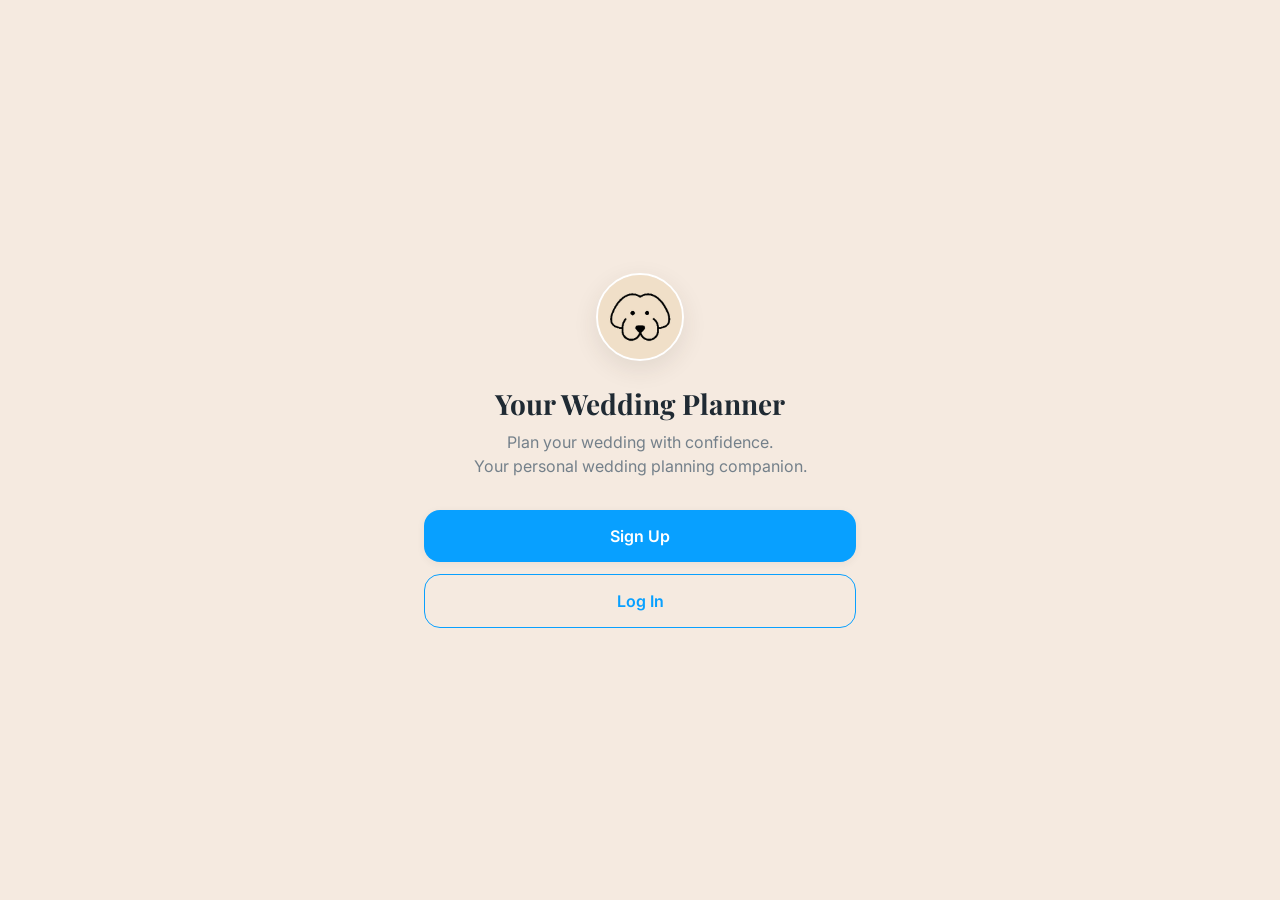
<file: index.html>
<!DOCTYPE html>
<html lang="en">
<head>
  <meta charset="UTF-8" />
  <meta name="viewport" content="width=device-width, initial-scale=1, viewport-fit=cover" />
  <title>Your Wedding Planner</title>
  <meta name="description" content="Plan your wedding with confidence — your personal AI wedding planning companion." />

  <!-- PWA -->
  <link rel="manifest" href="manifest.json" />
  <meta name="theme-color" content="#08A0FF" />
  <link rel="apple-touch-icon" href="icons/icon-192.png" />
  <meta name="apple-mobile-web-app-capable" content="yes" />
  <meta name="apple-mobile-web-app-status-bar-style" content="default" />
  <meta name="apple-mobile-web-app-title" content="Wedding Planner" />

  <link rel="preconnect" href="https://fonts.googleapis.com">
  <link href="https://fonts.googleapis.com/css2?family=Playfair+Display:wght@700&family=Inter:wght@400;500;600;700&display=swap" rel="stylesheet">
  <link rel="stylesheet" href="css/styles.css" />
</head>
<body>
  <div class="app-shell">
    <div class="screen screen-center">
      <div class="logo-mark"><img src="icons/dog-mascot-cream.png" alt="Rag, your wedding planning mascot" /></div>

      <h1 style="margin-top: 24px; font-size: 28px;">Your Wedding Planner</h1>
      <p class="tagline">Plan your wedding with confidence.<br />Your personal wedding planning companion.</p>

      <div class="stack">
        <button class="btn btn-primary" onclick="location.href='signup.html'">Sign Up</button>
        <button class="btn btn-secondary" onclick="location.href='login.html'">Log In</button>
      </div>
    </div>
  </div>

  <script src="js/app.js"></script>
  <script>
    // If a session already exists on this device, skip the splash and
    // resume wherever they left off rather than making them choose again.
    const state = WeddingApp.getState();
    if (state.account) {
      if (!state.account.names) {
        window.location.href = 'welcome.html';
      } else if (!state.onboarding.complete) {
        window.location.href = (state.onboarding.step > 0 || Object.keys(state.onboarding.answers).length) ? 'onboarding.html' : 'welcome.html';
      } else {
        window.location.href = 'dashboard.html';
      }
    }
  </script>
</body>
</html>
</file>
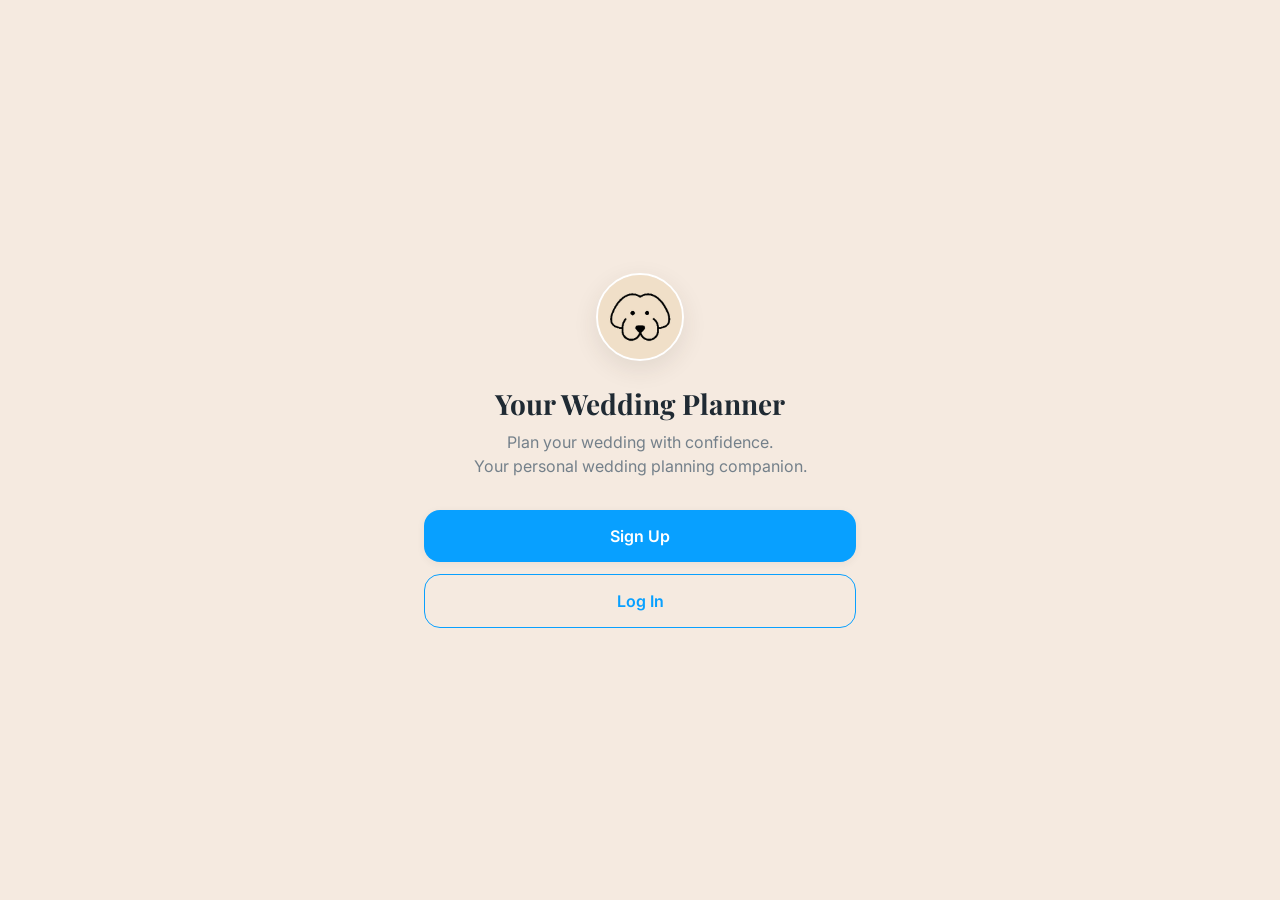
<file: budget.html>
<!DOCTYPE html>
<html lang="en">
<head>
  <meta charset="UTF-8" />
  <meta name="viewport" content="width=device-width, initial-scale=1, viewport-fit=cover" />
  <title>Budget · Your Wedding Planner</title>
  <link rel="manifest" href="manifest.json" />
  <meta name="theme-color" content="#08A0FF" />
  <link href="https://fonts.googleapis.com/css2?family=Playfair+Display:wght@700&family=Inter:wght@400;500;600;700&display=swap" rel="stylesheet">
  <link rel="stylesheet" href="css/styles.css" />
</head>
<body>
  <div class="app-shell">
    <div class="topbar">
      <div class="topbar-title">Budget</div>
      <div style="width:36px;"></div>
    </div>

    <div class="scroll-content">
      <div class="card" style="text-align:center;">
        <div class="card-title">Total Spent</div>
        <div style="font-family: var(--font-heading); font-size: 32px;" id="totalLine">£0 / £0</div>
        <div class="progress-track" style="margin-top:12px;"><div class="progress-fill" id="budgetFill"></div></div>
        <div style="font-size:13px; color:var(--color-text-muted); margin-top:6px;" id="remainingLine"></div>
      </div>

      <div class="card">
        <div class="card-title">Adjust Total Budget</div>
        <div class="field" style="margin-bottom:8px;">
          <input type="number" id="budgetInput" style="width:100%; padding:14px; border-radius:12px; border:1.5px solid var(--color-border); font-size:16px;" />
        </div>
        <button class="btn btn-secondary" onclick="updateBudget()">Save</button>
      </div>

      <div class="card">
        <div class="card-title">Spending Breakdown</div>
        <div id="breakdownList"></div>
      </div>
    </div>
  </div>

  <script src="js/app.js"></script>
  <script>
    WeddingApp.requireAccount();
    WeddingApp.requireOnboarding();
    let state = WeddingApp.getState();

    function render() {
      state = WeddingApp.getState();
      document.getElementById('totalLine').textContent = `${WeddingApp.formatCurrency(state.budget.spent)} / ${WeddingApp.formatCurrency(state.budget.total)}`;
      const pctSpent = state.budget.total > 0 ? Math.min(100, Math.round((state.budget.spent / state.budget.total) * 100)) : 0;
      document.getElementById('budgetFill').style.width = pctSpent + '%';
      document.getElementById('remainingLine').textContent = state.budget.total > 0
        ? `${WeddingApp.formatCurrency(state.budget.total - state.budget.spent)} remaining`
        : 'Set a total budget below to get started';
      document.getElementById('budgetInput').value = state.budget.total;

      const breakdown = [
        { label: 'Venue', pct: 0.4 },
        { label: 'Catering', pct: 0.25 },
        { label: 'Photography', pct: 0.15 },
        { label: 'Flowers & Décor', pct: 0.1 },
        { label: 'Other', pct: 0.1 }
      ];
      const list = document.getElementById('breakdownList');
      list.innerHTML = '';
      breakdown.forEach(b => {
        const row = document.createElement('div');
        row.style.cssText = 'display:flex; justify-content:space-between; padding:8px 0; font-size:14px; border-bottom:1px solid var(--color-border);';
        row.innerHTML = `<span>${b.label}</span><span style="font-weight:600;">${WeddingApp.formatCurrency(Math.round(state.budget.spent * b.pct))}</span>`;
        list.appendChild(row);
      });
    }

    function updateBudget() {
      const val = Number(document.getElementById('budgetInput').value);
      if (!val || val <= 0) return;
      WeddingApp.updateState((s) => { s.budget.total = val; return s; });
      render();
    }

    render();
    WeddingApp.renderBottomNav('budget');
  </script>
</body>
</html>
</file>
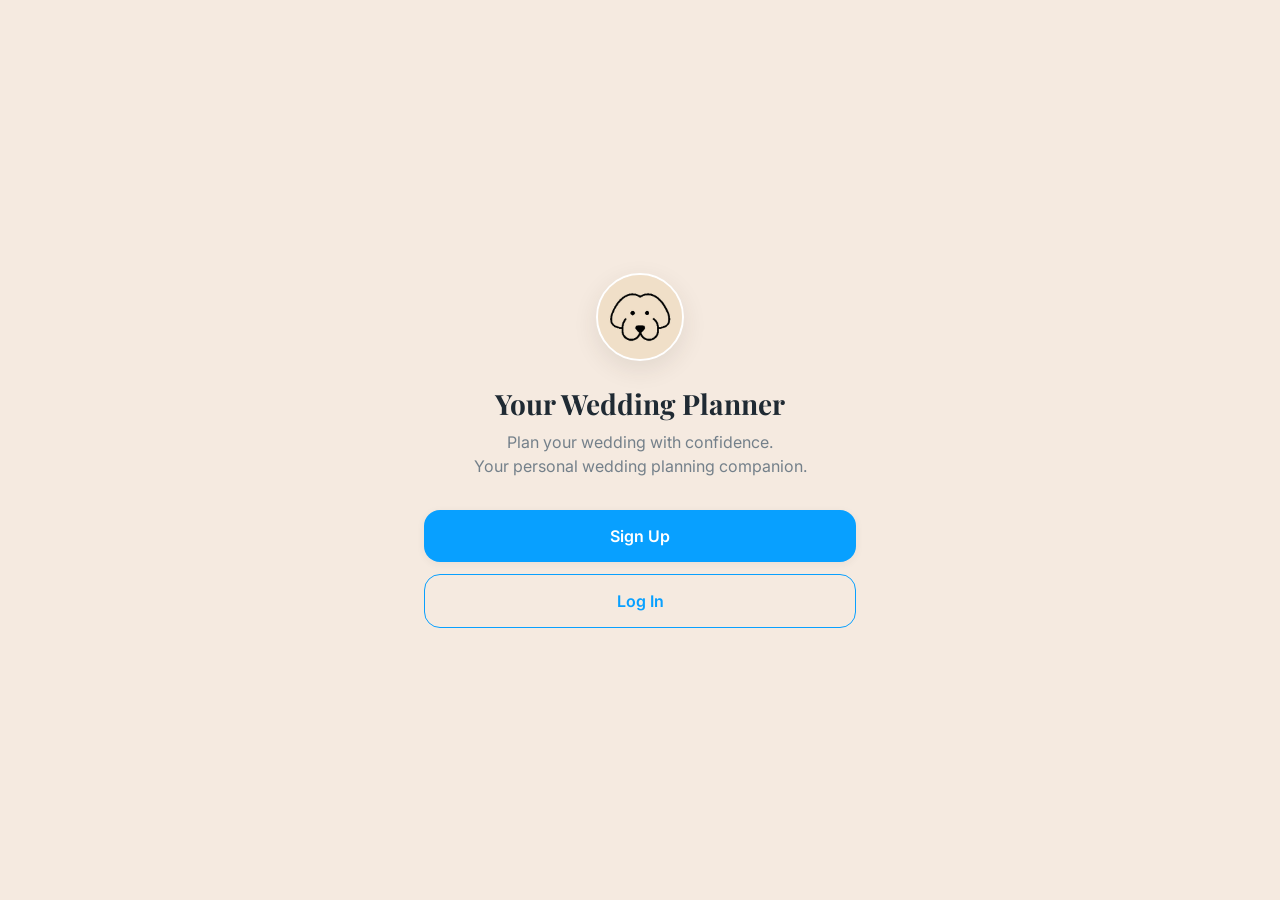
<file: dashboard.html>
<!DOCTYPE html>
<html lang="en">
<head>
  <meta charset="UTF-8" />
  <meta name="viewport" content="width=device-width, initial-scale=1, viewport-fit=cover" />
  <title>Dashboard · Your Wedding Planner</title>
  <link rel="manifest" href="manifest.json" />
  <meta name="theme-color" content="#08A0FF" />
  <link href="https://fonts.googleapis.com/css2?family=Playfair+Display:wght@700&family=Inter:wght@400;500;600;700&display=swap" rel="stylesheet">
  <link rel="stylesheet" href="css/styles.css" />
</head>
<body>
  <div class="app-shell">
    <div class="topbar">
      <div>
        <div class="topbar-title" id="coupleNames">Your Wedding</div>
      </div>
      <button class="back-btn" onclick="location.href='settings.html'">⚙️</button>
    </div>

    <div class="scroll-content">
      <div class="card" style="text-align:center; background: linear-gradient(135deg, var(--color-primary), var(--color-accent)); color: white;">
        <div style="font-size: 13px; opacity:0.9; font-weight:600; text-transform:uppercase; letter-spacing:0.05em;">Countdown</div>
        <div id="countdownDays" style="font-family: var(--font-heading); font-size: 40px; margin: 6px 0;">— Days To Go</div>
        <div class="progress-track" style="background: rgba(255,255,255,0.35);">
          <div class="progress-fill" id="planProgressFill" style="background: white;"></div>
        </div>
        <div style="font-size:13px; margin-top:6px; opacity:0.9;">Planning Progress: <span id="planProgressPct">0%</span></div>
      </div>

      <div class="card">
        <div class="card-title">Today's Tasks</div>
        <div id="taskList"></div>
        <button class="btn btn-ghost" style="padding:8px 0; justify-content:flex-start;" onclick="location.href='tasks.html'">See all tasks →</button>
      </div>

      <div class="card">
        <div class="card-title">Budget</div>
        <div style="font-size: 20px; font-weight: 700;" id="budgetLine">£0 / £0</div>
        <div class="progress-track" style="margin-top:10px;"><div class="progress-fill" id="budgetFill"></div></div>
      </div>

      <div class="card">
        <div class="card-title">Guests</div>
        <div style="display:flex; justify-content:space-between;">
          <div><div style="font-size:22px; font-weight:700;" id="guestsDay">0</div><div style="font-size:13px; color:var(--color-text-muted);">Day</div></div>
          <div><div style="font-size:22px; font-weight:700;" id="guestsEvening">0</div><div style="font-size:13px; color:var(--color-text-muted);">Evening</div></div>
        </div>
      </div>

      <div class="card" id="aiCard">
        <div style="display:flex; align-items:center; gap:10px; margin-bottom:12px;">
          <div class="mascot-avatar"><img src="icons/dog-mascot-cream.png" alt="Your wedding planning assistant" /></div>
          <div class="card-title" style="margin-bottom:0;">Ask Your Wedding Planner</div>
        </div>
        <div id="aiSuggestion" style="font-size:14px; line-height:1.5; color:var(--color-text); margin-bottom:12px;"></div>
        <input type="text" placeholder="Ask me anything about your wedding…" style="width:100%; padding:14px 16px; border-radius:12px; border:1.5px solid var(--color-border); font-size:15px;" onclick="alert('AI chat is next up in the build — this input will connect to your planning assistant.')" readonly />
      </div>
    </div>
  </div>

  <script src="js/app.js"></script>
  <script>
    WeddingApp.requireAccount();
    WeddingApp.requireOnboarding();
    const state = WeddingApp.getState();

    document.getElementById('coupleNames').textContent = (state.account && state.account.names) || 'Your Wedding';

    const days = WeddingApp.daysUntil(state.weddingDate);
    document.getElementById('countdownDays').textContent = days !== null ? days + ' Days To Go' : 'Date TBC — no rush!';

    const doneCount = state.tasks.filter(t => t.done).length;
    const pct = state.tasks.length ? Math.round((doneCount / state.tasks.length) * 100) : 0;
    document.getElementById('planProgressFill').style.width = pct + '%';
    document.getElementById('planProgressPct').textContent = pct + '%';

    const taskList = document.getElementById('taskList');
    if (!state.tasks.length) {
      const empty = document.createElement('div');
      empty.className = 'tagline';
      empty.style.cssText = 'padding: 4px 0;';
      empty.textContent = 'No tasks yet — add your first one.';
      taskList.appendChild(empty);
    } else {
      state.tasks.slice(0, 4).forEach(t => {
        const row = document.createElement('div');
        row.style.cssText = 'display:flex; align-items:center; gap:10px; padding:8px 0; font-size:14px;';
        row.innerHTML = `<span style="font-size:16px;">${t.done ? '✅' : '⬜'}</span><span style="${t.done ? 'text-decoration:line-through; color:var(--color-text-muted);' : ''}">${t.label}</span>`;
        taskList.appendChild(row);
      });
    }

    document.getElementById('budgetLine').textContent = `${WeddingApp.formatCurrency(state.budget.spent)} / ${WeddingApp.formatCurrency(state.budget.total)}`;
    const budgetPct = state.budget.total > 0 ? Math.min(100, Math.round((state.budget.spent / state.budget.total) * 100)) : 0;
    document.getElementById('budgetFill').style.width = budgetPct + '%';

    document.getElementById('guestsDay').textContent = state.guests.day || 0;
    document.getElementById('guestsEvening').textContent = state.guests.evening || 0;

    // Simple rule-based "AI" suggestion for the prototype — swap for real model output later
    function buildSuggestion() {
      const spentPct = state.budget.total > 0 ? state.budget.spent / state.budget.total : 0;
      const bookedSuppliers = state.suppliers.filter(s => s.status === 'Booked').length;
      if (days !== null && days < 200 && spentPct > 0.4 && pct < 0.5) {
        return `You've spent ${Math.round(spentPct*100)}% of your budget but only completed ${pct}% of your planning — want to review your spending?`;
      }
      if (bookedSuppliers > 0) {
        return `Your venue is booked — shall we start shortlisting photographers who regularly work there?`;
      }
      if (!state.suppliers.length && !state.tasks.length) {
        return `Fresh start! A good first step is adding your venue to Suppliers, or jotting down your first task.`;
      }
      return `With ${days !== null ? days : 'your date TBC'}, a great next step is confirming your guest list so invitations can go out on time.`;
    }
    document.getElementById('aiSuggestion').textContent = buildSuggestion();

    WeddingApp.renderBottomNav('dashboard');
  </script>
</body>
</html>
</file>
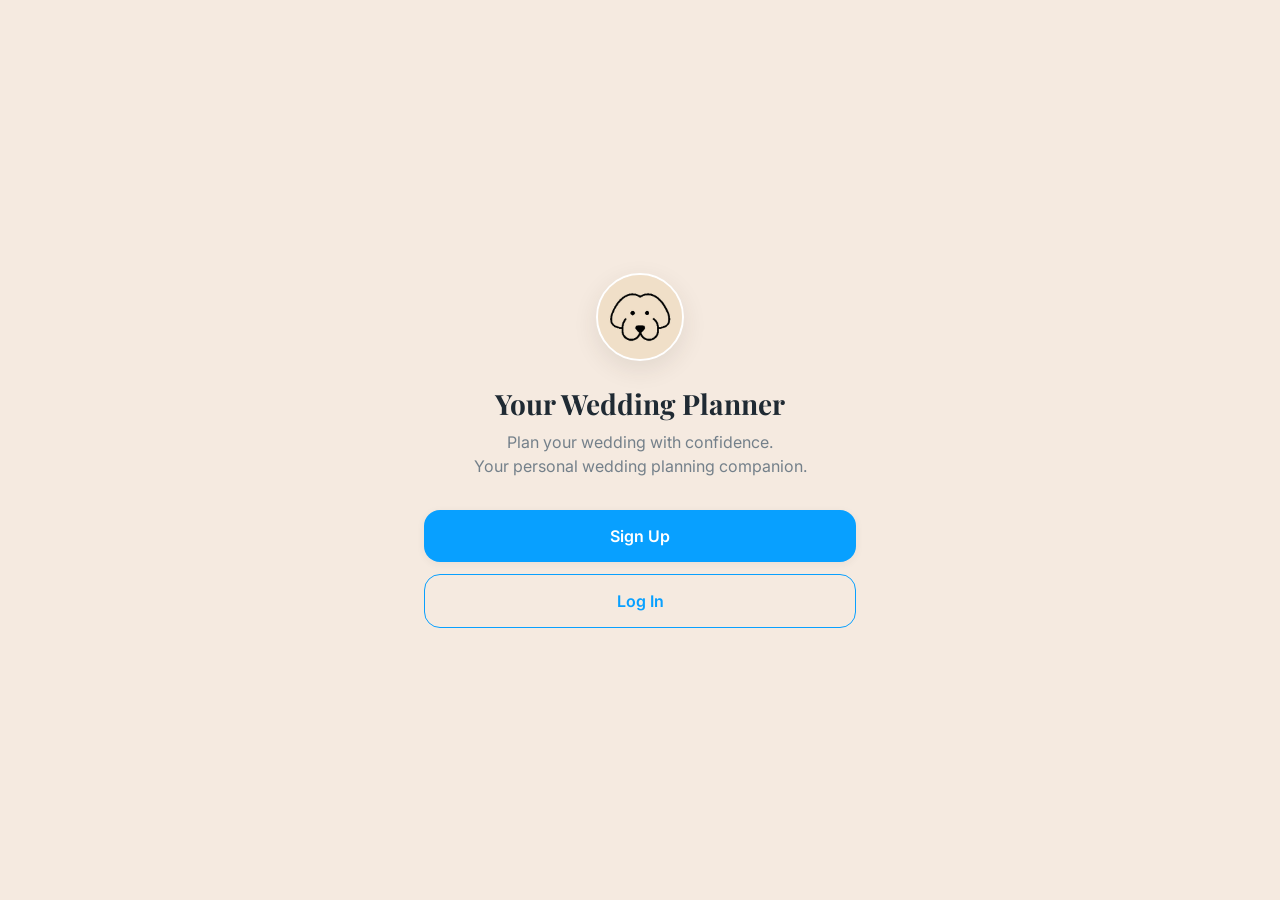
<file: documents.html>
<!DOCTYPE html>
<html lang="en">
<head>
  <meta charset="UTF-8" />
  <meta name="viewport" content="width=device-width, initial-scale=1, viewport-fit=cover" />
  <title>Documents · Your Wedding Planner</title>
  <link rel="manifest" href="manifest.json" />
  <meta name="theme-color" content="#08A0FF" />
  <link href="https://fonts.googleapis.com/css2?family=Playfair+Display:wght@700&family=Inter:wght@400;500;600;700&display=swap" rel="stylesheet">
  <link rel="stylesheet" href="css/styles.css" />
</head>
<body>
  <div class="app-shell">
    <div class="topbar">
      <div class="topbar-title">Documents</div>
      <button class="back-btn" onclick="openAddDoc()">+</button>
    </div>

    <div class="scroll-content">
      <p class="tagline" style="text-align:left; margin-bottom:20px;">Keep quotes, contracts and inspiration all in one place.</p>

      <div class="card" id="addDocCard" style="display:none;">
        <div class="card-title">Add Document</div>
        <div class="field">
          <label for="docName">Name</label>
          <input type="text" id="docName" placeholder="e.g. Oakwood Manor Quote" />
        </div>
        <div class="field" style="margin-bottom:16px;">
          <label for="docType">Type</label>
          <select id="docType" style="width:100%; padding:14px 16px; border-radius:10px; border:1.5px solid var(--color-border); font-size:16px;">
            <option value="Quote">Quote</option>
            <option value="Contract">Contract</option>
            <option value="Inspiration">Inspiration</option>
            <option value="Invoice">Invoice</option>
            <option value="Other">Other</option>
          </select>
        </div>
        <button class="btn btn-primary" onclick="addDoc()">Add to List</button>
      </div>

      <div class="card" id="emptyState" style="text-align:center; padding: 40px 20px;">
        <div style="font-size:36px;">📁</div>
        <div style="font-weight:700; margin-top:12px;">No documents yet</div>
        <div class="tagline" style="margin-top:4px;">Tap + to add your first quote, contract or inspiration file.</div>
      </div>

      <div id="docList"></div>
    </div>
  </div>

  <script src="js/app.js"></script>
  <script>
    WeddingApp.requireAccount();
    WeddingApp.requireOnboarding();

    function uid() { return 'doc' + Math.random().toString(36).slice(2, 9); }

    const TYPE_ICON = {
      Quote: '📄',
      Contract: '📝',
      Inspiration: '🖼️',
      Invoice: '🧾',
      Other: '📎'
    };

    function openAddDoc() {
      document.getElementById('addDocCard').style.display = 'block';
    }

    function addDoc() {
      const name = document.getElementById('docName').value.trim();
      const type = document.getElementById('docType').value;
      if (!name) return;
      WeddingApp.updateState((s) => {
        s.documents.push({ id: uid(), icon: TYPE_ICON[type] || '📎', name, type });
        return s;
      });
      document.getElementById('docName').value = '';
      document.getElementById('addDocCard').style.display = 'none';
      render();
    }

    function deleteDoc(id) {
      WeddingApp.updateState((s) => {
        s.documents = s.documents.filter(d => d.id !== id);
        return s;
      });
      render();
    }

    function render() {
      const state = WeddingApp.getState();
      const list = document.getElementById('docList');
      list.innerHTML = '';
      document.getElementById('emptyState').style.display = state.documents.length ? 'none' : 'block';

      state.documents.forEach((d) => {
        const row = document.createElement('div');
        row.className = 'card';
        row.style.cssText = 'display:flex; align-items:center; gap:12px;';
        row.innerHTML = `
          <span style="font-size:22px;">${d.icon}</span>
          <div style="flex:1;">
            <div style="font-weight:700;">${d.name}</div>
            <div style="font-size:12px; color:var(--color-text-muted);">${d.type}</div>
          </div>
          <button style="background:none; border:none; color:var(--color-text-muted); font-size:15px; cursor:pointer;">🗑</button>
        `;
        row.querySelector('button').onclick = () => deleteDoc(d.id);
        list.appendChild(row);
      });
    }

    render();
    WeddingApp.renderBottomNav('documents');
  </script>
</body>
</html>
</file>
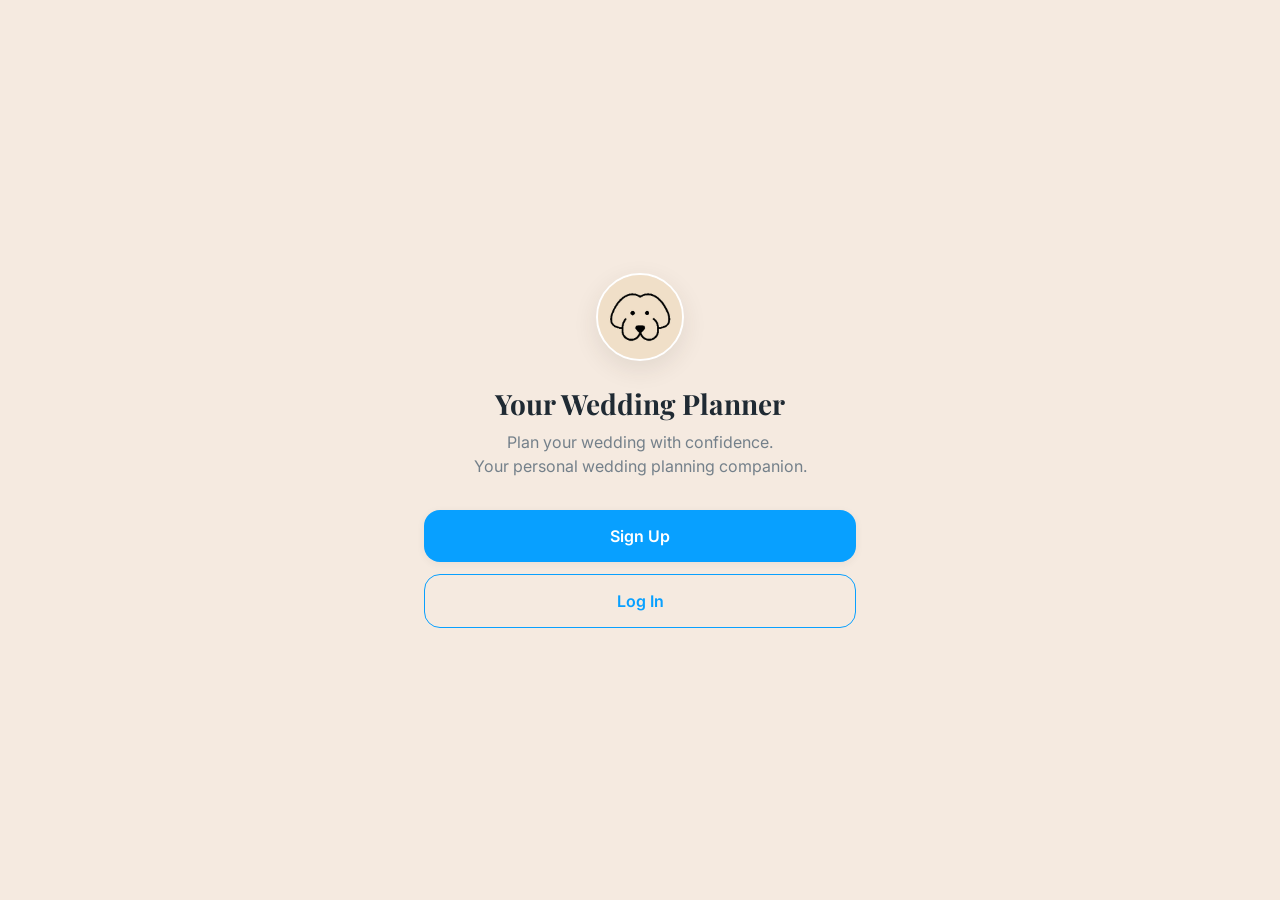
<file: getstarted.html>
<!DOCTYPE html>
<html lang="en">
<head>
  <meta charset="UTF-8" />
  <meta name="viewport" content="width=device-width, initial-scale=1, viewport-fit=cover" />
  <title>You're All Set · Your Wedding Planner</title>
  <link rel="manifest" href="manifest.json" />
  <meta name="theme-color" content="#08A0FF" />
  <link href="https://fonts.googleapis.com/css2?family=Playfair+Display:wght@700&family=Inter:wght@400;500;600;700&display=swap" rel="stylesheet">
  <link rel="stylesheet" href="css/styles.css" />
  <style>
    .module-grid {
      display: grid;
      grid-template-columns: 1fr 1fr;
      gap: 12px;
      margin-top: 16px;
    }
    .module-card {
      position: relative;
      background: var(--color-surface);
      border-radius: var(--radius-md);
      padding: 16px 14px;
      box-shadow: var(--shadow-sm);
      text-align: left;
      cursor: pointer;
      transition: transform 0.15s ease;
    }
    .module-card:active { transform: scale(0.97); }
    .module-card.disabled { opacity: 0.55; cursor: default; }
    .module-icon { font-size: 22px; }
    .module-name { font-weight: 700; font-size: 14px; margin-top: 8px; }
    .module-badge {
      position: absolute; top: 10px; right: 10px;
      font-size: 10px; font-weight: 700; text-transform: uppercase;
      background: var(--color-border); color: var(--color-text-muted);
      padding: 3px 7px; border-radius: 999px;
    }
  </style>
</head>
<body>
  <div class="app-shell">
    <div class="scroll-content" style="padding-top: 32px;">
      <div style="text-align:center;">
        <div class="logo-mark" style="width:84px; height:84px;"><img src="icons/dog-mascot-cream.png" alt="Your Wedding Planner mascot" /></div>
        <h1 style="font-size: 26px; margin-top: 16px;" id="excitedTitle">Woohoo!</h1>
        <p class="tagline">We're so excited to start planning with you.</p>
      </div>

      <div class="card" style="margin-top:24px;">
        <div class="card-title">How this works</div>
        <p style="font-size:14px; line-height:1.6;">Your <strong>dashboard</strong> keeps everything in one place — countdown, budget, guests and tasks. Dive into any <strong>module</strong> below whenever you're ready for more detail, and we'll chip in with reminders and ideas as your big day gets closer.</p>
      </div>

      <div class="card" style="text-align:center;" id="countdownCard">
        <div class="card-title">Your Countdown</div>
        <div style="font-family: var(--font-heading); font-size: 32px;" id="daysToGo">—</div>
      </div>

      <div class="card">
        <div class="card-title">Stay In The Loop</div>
        <p style="font-size:13px; color:var(--color-text-muted); margin-bottom:12px;">Turn on notifications so we can nudge you with reminders and timely suggestions.</p>
        <button class="btn btn-secondary" id="notifBtn" onclick="enableNotifications()">Enable Notifications</button>
      </div>

      <div class="card-title" style="margin-top: 8px;">Your Modules</div>
      <div class="module-grid" id="moduleGrid"></div>

      <button class="btn btn-primary" style="margin-top: 28px;" onclick="location.href='dashboard.html'">Take Me To My Dashboard</button>
    </div>
  </div>

  <script src="js/app.js"></script>
  <script>
    WeddingApp.requireAccount();
    WeddingApp.requireOnboarding();
    const state = WeddingApp.getState();

    const names = (state.account && state.account.names) || 'there';
    document.getElementById('excitedTitle').textContent = `Woohoo, ${names}!`;

    const days = WeddingApp.daysUntil(state.weddingDate);
    document.getElementById('daysToGo').textContent = days !== null ? `${days} days to go` : "Date TBC — no rush!";

    const modules = [
      { icon: '💰', name: 'Budget', page: 'budget.html', live: true },
      { icon: '👥', name: 'Guest List', page: 'guests.html', live: true },
      { icon: '🏛️', name: 'Suppliers & Venue', page: 'suppliers.html', live: true },
      { icon: '📁', name: 'Documents', page: 'documents.html', live: true },
      { icon: '✅', name: 'Tasks', page: 'tasks.html', live: true },
      { icon: '🍽️', name: 'Dining', page: null, live: false },
      { icon: '🎶', name: 'Entertainment', page: null, live: false },
      { icon: '💌', name: 'Invitations', page: null, live: false },
      { icon: '🎨', name: 'Style & Theme', page: null, live: false }
    ];

    const grid = document.getElementById('moduleGrid');
    modules.forEach((m) => {
      const card = document.createElement('div');
      card.className = 'module-card' + (m.live ? '' : ' disabled');
      card.innerHTML = `
        ${!m.live ? '<div class="module-badge">Soon</div>' : ''}
        <div class="module-icon">${m.icon}</div>
        <div class="module-name">${m.name}</div>
      `;
      if (m.live) {
        card.onclick = () => { window.location.href = m.page; };
      } else {
        card.onclick = () => alert(`${m.name} is on the way — this module will get its own deep-dive questions soon.`);
      }
      grid.appendChild(card);
    });

    function enableNotifications() {
      if (!('Notification' in window)) {
        alert('This browser prototype doesn\'t support notifications yet — this will work once the app is installed.');
        return;
      }
      Notification.requestPermission().then((perm) => {
        WeddingApp.updateState((s) => { s.notificationsEnabled = perm === 'granted'; return s; });
        document.getElementById('notifBtn').textContent = perm === 'granted' ? '✅ Notifications On' : 'Maybe later';
      }).catch(() => {
        alert('Could not request notification permission in this environment — this will work once deployed.');
      });
    }
  </script>
</body>
</html>
</file>
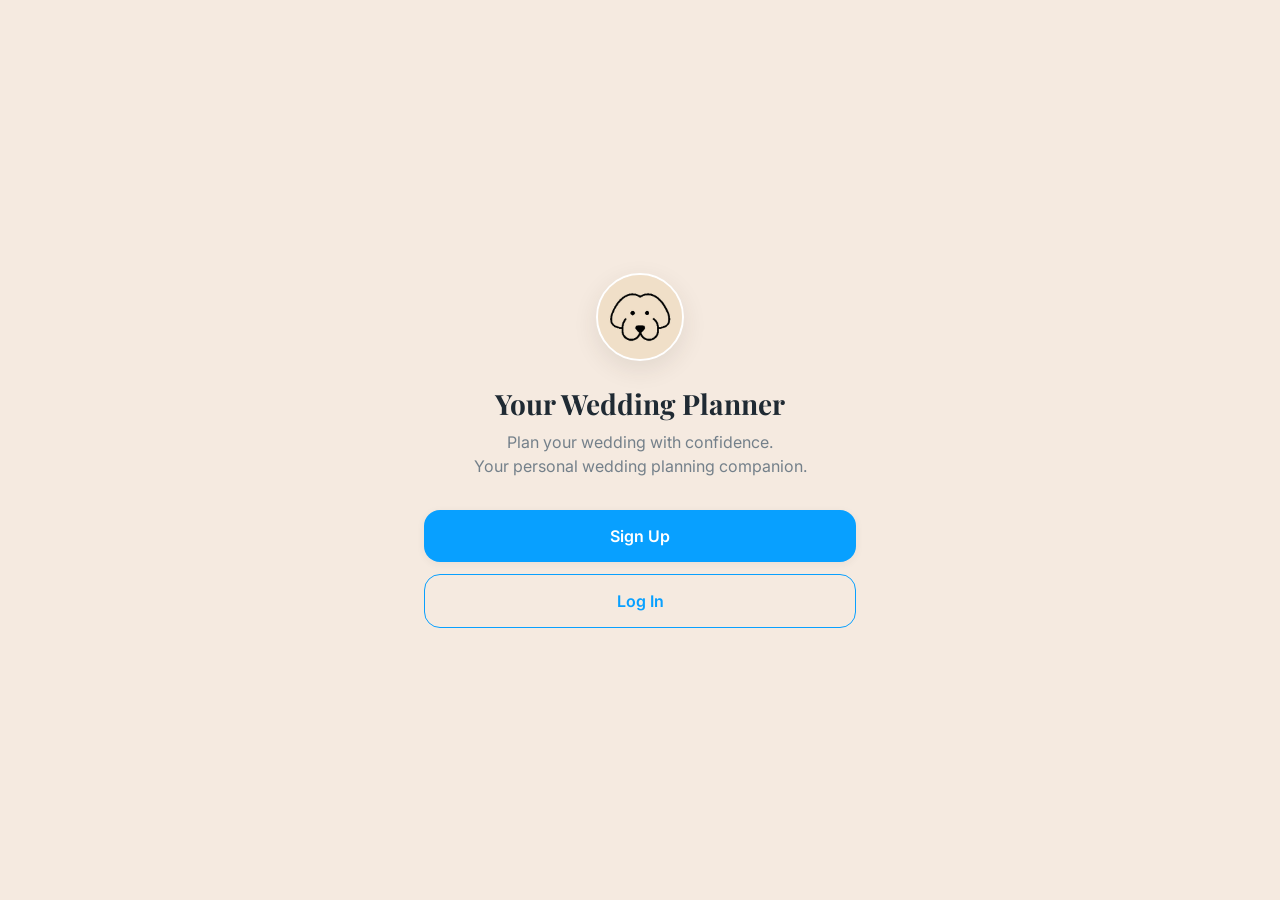
<file: guests.html>
<!DOCTYPE html>
<html lang="en">
<head>
  <meta charset="UTF-8" />
  <meta name="viewport" content="width=device-width, initial-scale=1, viewport-fit=cover" />
  <title>Guests · Your Wedding Planner</title>
  <link rel="manifest" href="manifest.json" />
  <meta name="theme-color" content="#08A0FF" />
  <link href="https://fonts.googleapis.com/css2?family=Playfair+Display:wght@700&family=Inter:wght@400;500;600;700&display=swap" rel="stylesheet">
  <link rel="stylesheet" href="css/styles.css" />
</head>
<body>
  <div class="app-shell">
    <div class="topbar">
      <div class="topbar-title">Guest List</div>
      <button class="back-btn" onclick="openAddGuest()">+</button>
    </div>

    <div class="scroll-content">
      <div class="card" style="text-align:center;">
        <div class="card-title">Rough Headcount (from onboarding)</div>
        <div style="display:flex; justify-content:space-around;">
          <div><div style="font-size:20px; font-weight:700;" id="roughDay">0</div><div style="font-size:12px; color:var(--color-text-muted);">Day</div></div>
          <div><div style="font-size:20px; font-weight:700;" id="roughEvening">0</div><div style="font-size:12px; color:var(--color-text-muted);">Evening</div></div>
        </div>
      </div>

      <div class="card" style="display:flex; justify-content:space-around; text-align:center;">
        <div><div style="font-size:22px; font-weight:700;" id="invitedCount">0</div><div style="font-size:12px; color:var(--color-text-muted);">On list</div></div>
        <div><div style="font-size:22px; font-weight:700; color:var(--color-success);" id="confirmedCount">0</div><div style="font-size:12px; color:var(--color-text-muted);">Confirmed</div></div>
        <div><div style="font-size:22px; font-weight:700; color:var(--color-text-muted);" id="pendingCount">0</div><div style="font-size:12px; color:var(--color-text-muted);">Pending</div></div>
      </div>

      <div class="card" id="addGuestCard" style="display:none;">
        <div class="card-title">Add Guest</div>
        <div class="field"><input type="text" id="guestName" placeholder="Guest name" style="width:100%; padding:14px; border-radius:12px; border:1.5px solid var(--color-border); font-size:16px;" /></div>
        <button class="btn btn-primary" onclick="addGuest()">Add to List</button>
      </div>

      <div class="card">
        <div class="card-title">Guest List</div>
        <div id="guestListItems"></div>
      </div>
    </div>
  </div>

  <script src="js/app.js"></script>
  <script>
    WeddingApp.requireAccount();
    WeddingApp.requireOnboarding();

    // Defensive: ensure a guest list array exists (older sessions may only have stored counts)
    let state = WeddingApp.updateState((s) => {
      if (!Array.isArray(s.guestList)) s.guestList = [];
      return s;
    });

    function openAddGuest() {
      document.getElementById('addGuestCard').style.display = 'block';
    }

    function addGuest() {
      const name = document.getElementById('guestName').value.trim();
      if (!name) return;
      WeddingApp.updateState((s) => {
        s.guestList.push({ name, status: 'pending' });
        return s;
      });
      document.getElementById('guestName').value = '';
      document.getElementById('addGuestCard').style.display = 'none';
      render();
    }

    function toggleStatus(idx) {
      WeddingApp.updateState((s) => {
        s.guestList[idx].status = s.guestList[idx].status === 'confirmed' ? 'pending' : 'confirmed';
        return s;
      });
      render();
    }

    function render() {
      state = WeddingApp.getState();
      document.getElementById('roughDay').textContent = state.guests.day || 0;
      document.getElementById('roughEvening').textContent = state.guests.evening || 0;
      document.getElementById('invitedCount').textContent = state.guestList.length;
      const confirmed = state.guestList.filter(g => g.status === 'confirmed').length;
      document.getElementById('confirmedCount').textContent = confirmed;
      document.getElementById('pendingCount').textContent = state.guestList.length - confirmed;

      const list = document.getElementById('guestListItems');
      list.innerHTML = '';
      if (!state.guestList.length) {
        const empty = document.createElement('div');
        empty.className = 'tagline';
        empty.style.cssText = 'text-align:center; padding: 12px 0;';
        empty.textContent = 'No guests added yet — tap + to add your first one.';
        list.appendChild(empty);
      }
      state.guestList.forEach((g, idx) => {
        const row = document.createElement('div');
        row.style.cssText = 'display:flex; justify-content:space-between; align-items:center; padding:10px 0; border-bottom:1px solid var(--color-border);';
        const badge = g.status === 'confirmed' ? '✅ Confirmed' : '⏳ Pending';
        row.innerHTML = `<span>${g.name}</span><button class="btn-ghost" style="font-size:12px; font-weight:600; border:none; background:none; cursor:pointer; color:${g.status==='confirmed' ? 'var(--color-success)' : 'var(--color-text-muted)'};">${badge}</button>`;
        row.querySelector('button').onclick = () => toggleStatus(idx);
        list.appendChild(row);
      });
    }

    render();
    WeddingApp.renderBottomNav('guests');
  </script>
</body>
</html>
</file>
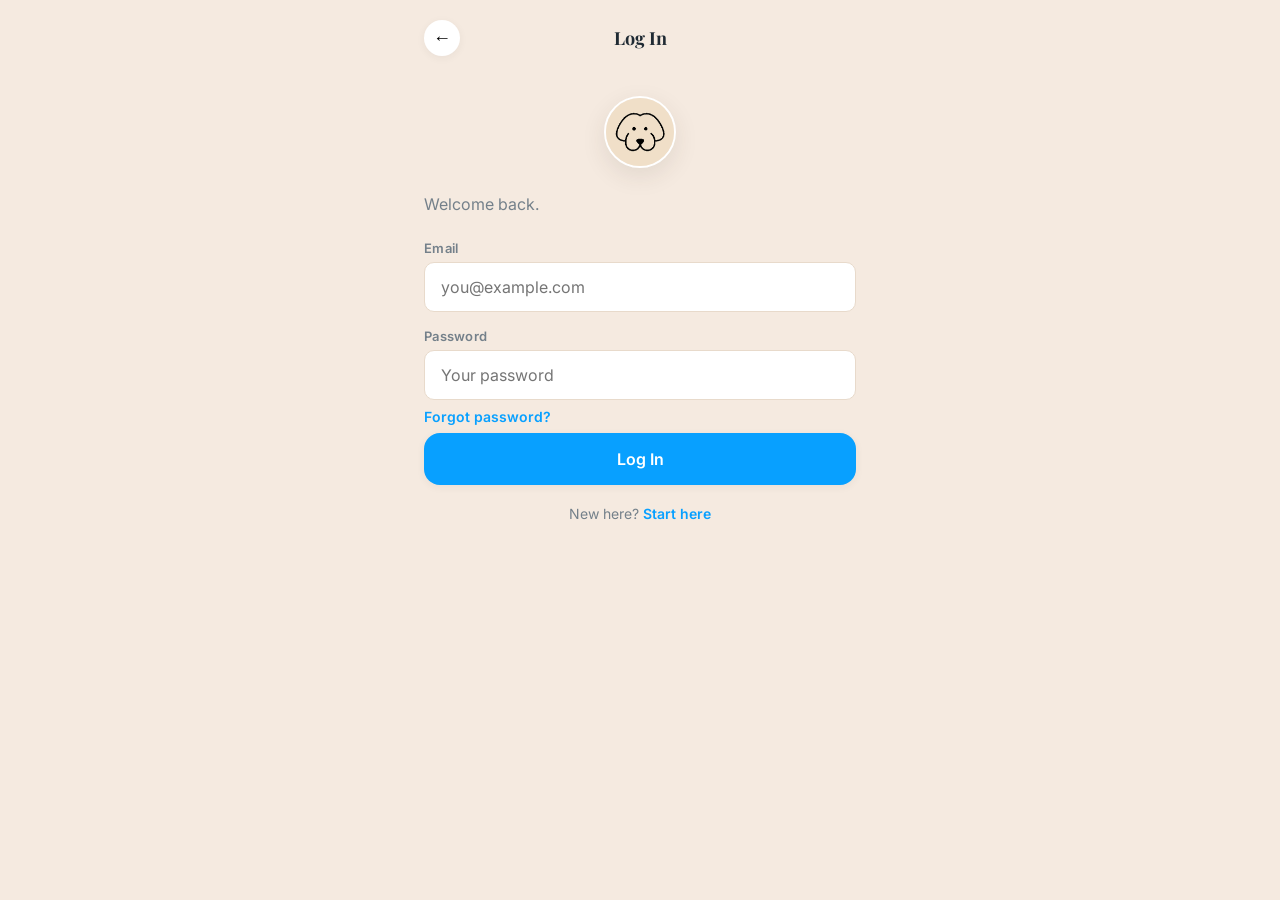
<file: login.html>
<!DOCTYPE html>
<html lang="en">
<head>
  <meta charset="UTF-8" />
  <meta name="viewport" content="width=device-width, initial-scale=1, viewport-fit=cover" />
  <title>Log In · Your Wedding Planner</title>
  <link rel="manifest" href="manifest.json" />
  <meta name="theme-color" content="#08A0FF" />
  <link href="https://fonts.googleapis.com/css2?family=Playfair+Display:wght@700&family=Inter:wght@400;500;600;700&display=swap" rel="stylesheet">
  <link rel="stylesheet" href="css/styles.css" />
</head>
<body>
  <div class="app-shell">
    <div class="topbar">
      <button class="back-btn" onclick="location.href='index.html'">←</button>
      <div class="topbar-title">Log In</div>
      <div style="width:36px;"></div>
    </div>

    <form class="screen" id="loginForm" onsubmit="return handleLogin(event)">
      <div class="logo-mark" style="width:72px; height:72px; margin-bottom:16px;"><img src="icons/dog-mascot-cream.png" alt="Your Wedding Planner mascot" /></div>
      <p class="tagline" style="text-align:left; margin-bottom: 24px;">Welcome back.</p>

      <div class="field">
        <label for="email">Email</label>
        <input type="email" id="email" placeholder="you@example.com" required />
      </div>

      <div class="field">
        <label for="password">Password</label>
        <input type="password" id="password" placeholder="Your password" required />
      </div>

      <div class="link-row" style="margin-top:-8px; margin-bottom: 8px;">
        <a href="#" onclick="alert('Password reset coming soon in a later screen.'); return false;">Forgot password?</a>
      </div>

      <button type="submit" class="btn btn-primary">Log In</button>

      <div class="link-row" style="text-align:center; width:100%;">
        New here? <a href="index.html">Start here</a>
      </div>
    </form>
  </div>

  <script src="js/app.js"></script>
  <script>
    // Note: this page isn't linked from the main flow anymore — names are
    // captured on index.html instead. There's no real backend auth here, so
    // "logging in" only makes sense if a local session already exists; if
    // not, send people to the real entry point rather than fabricating an
    // account under someone else's name.
    function handleLogin(e) {
      e.preventDefault();
      const state = WeddingApp.getState();
      if (!state.account) {
        window.location.href = 'index.html';
        return false;
      }
      window.location.href = state.onboarding.complete ? 'dashboard.html' : 'welcome.html';
      return false;
    }
  </script>
</body>
</html>
</file>
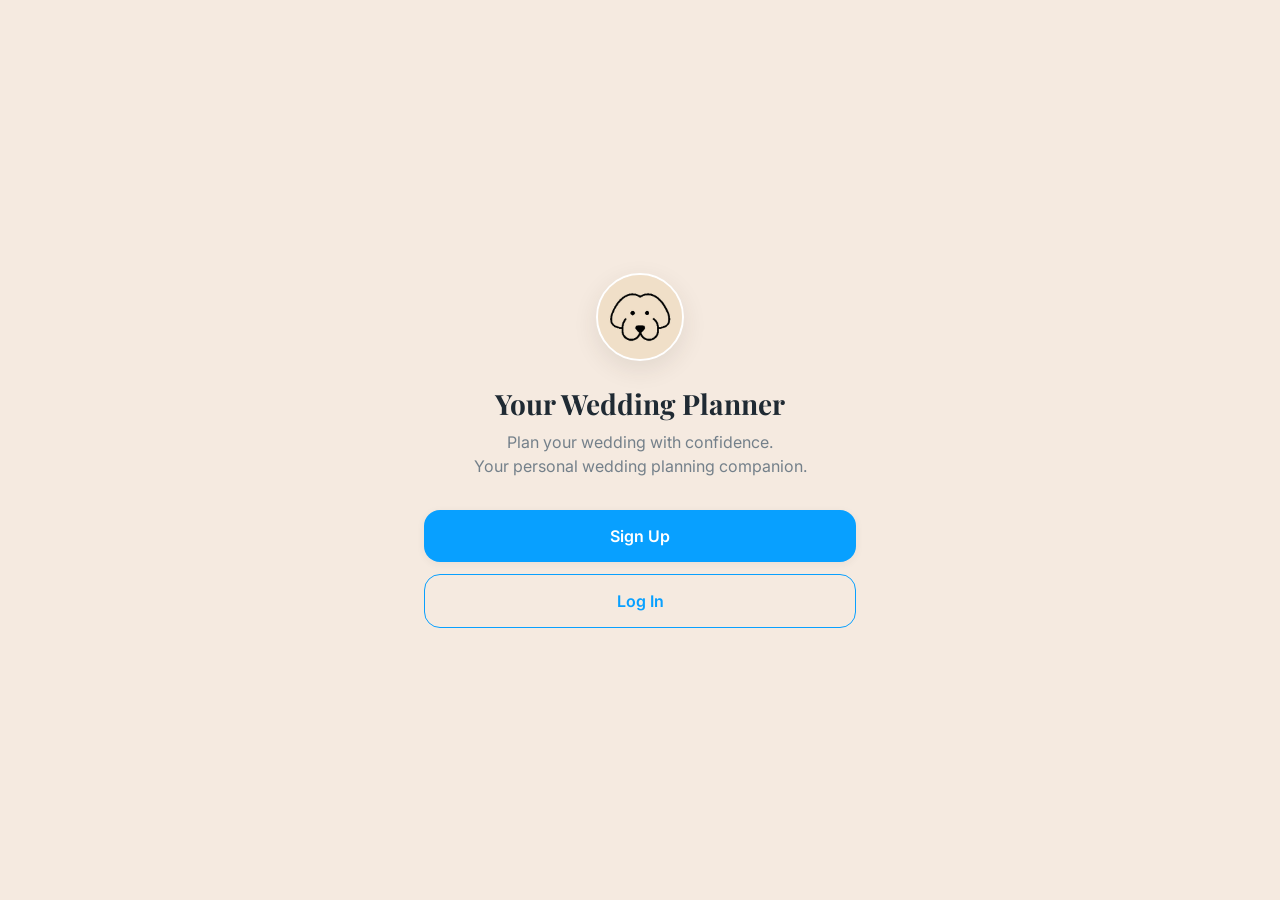
<file: onboarding.html>
<!DOCTYPE html>
<html lang="en">
<head>
  <meta charset="UTF-8" />
  <meta name="viewport" content="width=device-width, initial-scale=1, viewport-fit=cover" />
  <title>Let's Plan · Your Wedding Planner</title>
  <link rel="manifest" href="manifest.json" />
  <meta name="theme-color" content="#08A0FF" />
  <link href="https://fonts.googleapis.com/css2?family=Playfair+Display:wght@700&family=Inter:wght@400;500;600;700&display=swap" rel="stylesheet">
  <link rel="stylesheet" href="css/styles.css" />
</head>
<body>
  <div class="app-shell">
    <div class="topbar" style="padding-bottom: 0;">
      <button class="back-btn" id="backBtn" onclick="goBack()">←</button>
      <div class="topbar-title">Let's get to know you</div>
      <div style="width:36px;"></div>
    </div>

    <div class="screen" style="padding-top: 8px;">
      <div class="progress-track"><div class="progress-fill" id="progressFill"></div></div>
      <div class="progress-label" id="progressLabel">Question 1 of 5</div>

      <h2 id="questionText" style="font-size: 22px; line-height: 1.3;"></h2>

      <div id="answerContainer"></div>

      <div style="flex:1;"></div>

      <button class="btn btn-primary" id="nextBtn" onclick="goNext()" style="margin-top: 32px;">Next</button>
    </div>
  </div>

  <script src="js/app.js"></script>
  <script src="js/onboarding.js"></script>
</body>
</html>
</file>
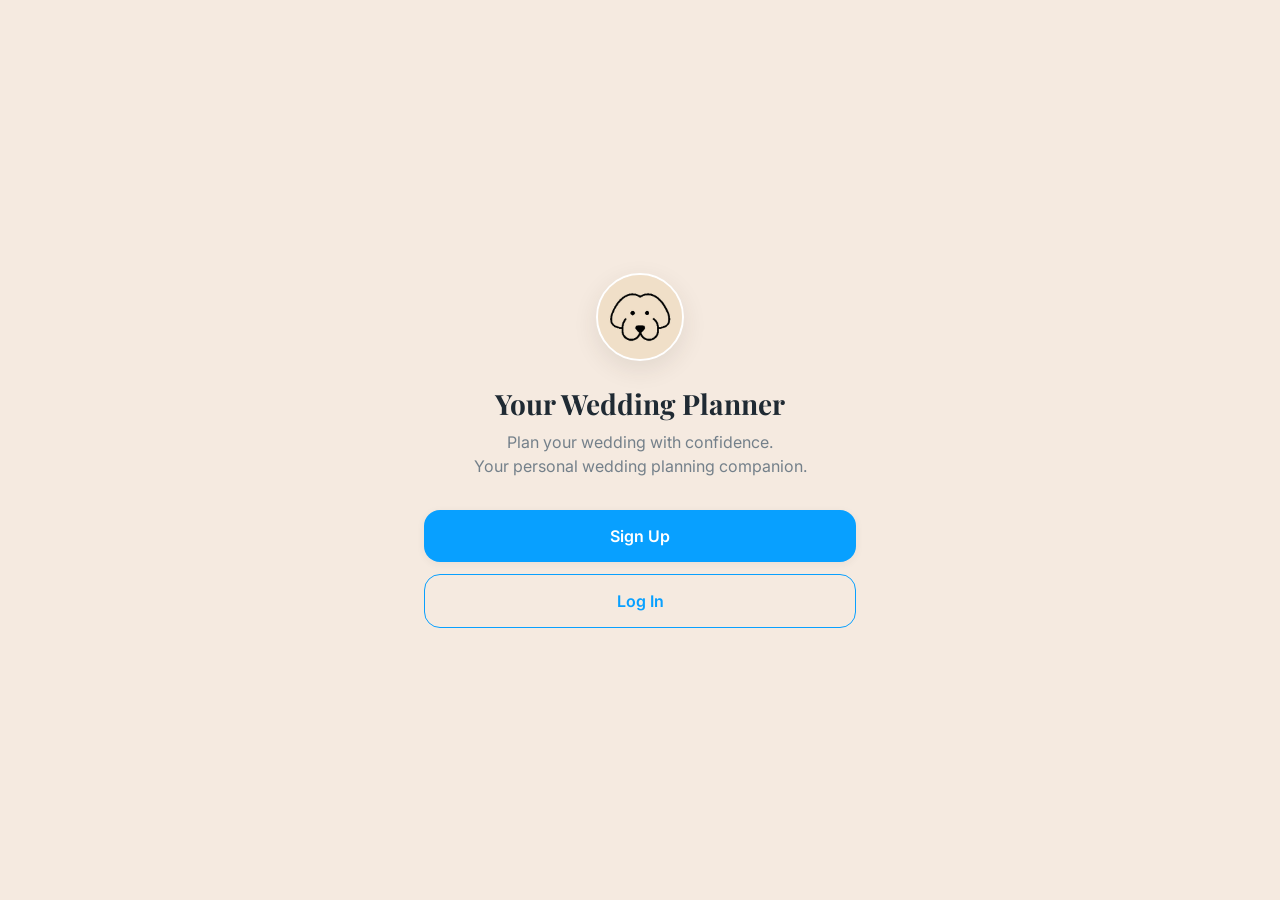
<file: settings.html>
<!DOCTYPE html>
<html lang="en">
<head>
  <meta charset="UTF-8" />
  <meta name="viewport" content="width=device-width, initial-scale=1, viewport-fit=cover" />
  <title>Settings · Your Wedding Planner</title>
  <link rel="manifest" href="manifest.json" />
  <meta name="theme-color" content="#08A0FF" />
  <link href="https://fonts.googleapis.com/css2?family=Playfair+Display:wght@700&family=Inter:wght@400;500;600;700&display=swap" rel="stylesheet">
  <link rel="stylesheet" href="css/styles.css" />
</head>
<body>
  <div class="app-shell">
    <div class="topbar">
      <button class="back-btn" onclick="location.href='dashboard.html'">←</button>
      <div class="topbar-title">Settings</div>
      <div style="width:36px;"></div>
    </div>

    <div class="scroll-content">
      <div class="card">
        <div class="card-title">Account</div>
        <div style="font-weight:700; font-size:17px;" id="settingsNames"></div>
        <div style="font-size:14px; color:var(--color-text-muted); margin-top:2px;" id="settingsEmail"></div>
      </div>

      <div class="card">
        <div style="display:flex; justify-content:space-between; align-items:center; margin-bottom:12px;">
          <div class="card-title" style="margin-bottom:0;">Wedding Details</div>
          <button class="btn-ghost" id="editToggle" style="border:none; background:none; color:var(--color-primary); font-weight:600; font-size:13px; cursor:pointer;" onclick="toggleEdit()">Edit</button>
        </div>

        <div id="viewMode">
          <div class="detail-row"><span>Names</span><span id="viewNames">—</span></div>
          <div class="detail-row"><span>Date</span><span id="viewDate">—</span></div>
          <div class="detail-row"><span>Area</span><span id="viewArea">—</span></div>
          <div class="detail-row"><span>Travel radius</span><span id="viewRadius">—</span></div>
          <div class="detail-row"><span>Theme</span><span id="viewTheme">—</span></div>
          <div class="detail-row"><span>Day guests</span><span id="viewDay">—</span></div>
          <div class="detail-row"><span>Evening guests</span><span id="viewEvening">—</span></div>
          <div class="detail-row"><span>Total budget</span><span id="viewBudget">—</span></div>
        </div>

        <div id="editMode" style="display:none;">
          <div class="field"><label>Names</label><input type="text" id="editNames" /></div>
          <div class="field"><label>Date</label><input type="date" id="editDate" /></div>
          <div class="field"><label>Area</label><input type="text" id="editArea" /></div>
          <div class="field">
            <label>Travel radius</label>
            <select id="editRadius">
              <option>Local only</option>
              <option>Within 25 miles</option>
              <option>Within 50 miles</option>
              <option>Anywhere</option>
            </select>
          </div>
          <div class="field">
            <label>Theme</label>
            <select id="editTheme">
              <option>Classic & Elegant</option>
              <option>Rustic & Natural</option>
              <option>Modern & Minimal</option>
              <option>Boho</option>
              <option>Glamorous</option>
              <option>Vintage</option>
              <option>Not sure yet</option>
            </select>
          </div>
          <div class="field"><label>Day guests</label><input type="number" id="editDay" min="0" /></div>
          <div class="field"><label>Evening guests</label><input type="number" id="editEvening" min="0" /></div>
          <div class="field" style="margin-bottom:16px;"><label>Total budget (£)</label><input type="number" id="editBudget" min="0" /></div>
          <button class="btn btn-primary" onclick="saveDetails()">Save Changes</button>
        </div>
      </div>

      <button class="btn btn-secondary" onclick="resetProto()">Start Over (clears all data)</button>
    </div>
  </div>

  <style>
    .detail-row {
      display: flex;
      justify-content: space-between;
      padding: 10px 0;
      border-bottom: 1px solid var(--color-border);
      font-size: 14px;
    }
    .detail-row:last-child { border-bottom: none; }
    .detail-row span:first-child { color: var(--color-text-muted); }
    .detail-row span:last-child { font-weight: 600; text-align: right; max-width: 60%; }
  </style>

  <script src="js/app.js"></script>
  <script>
    WeddingApp.requireAccount();
    let state = WeddingApp.getState();

    function fmtDate(d) {
      if (!d) return 'Not set';
      const dt = new Date(d + 'T00:00:00');
      return dt.toLocaleDateString(undefined, { day: 'numeric', month: 'long', year: 'numeric' });
    }

    function renderView() {
      state = WeddingApp.getState();
      document.getElementById('settingsNames').textContent = state.account.names || '—';
      document.getElementById('settingsEmail').textContent = state.account.email || '';

      document.getElementById('viewNames').textContent = state.account.names || '—';
      document.getElementById('viewDate').textContent = fmtDate(state.weddingDate);
      document.getElementById('viewArea').textContent = (state.location && state.location.area) || '—';
      document.getElementById('viewRadius').textContent = (state.location && state.location.radius) || '—';
      document.getElementById('viewTheme').textContent = (state.style && state.style.theme) || '—';
      document.getElementById('viewDay').textContent = state.guests.day || 0;
      document.getElementById('viewEvening').textContent = state.guests.evening || 0;
      document.getElementById('viewBudget').textContent = state.budget.total > 0 ? WeddingApp.formatCurrency(state.budget.total) : 'Not set';
    }

    function toggleEdit() {
      const editing = document.getElementById('editMode').style.display !== 'none';
      if (editing) {
        document.getElementById('editMode').style.display = 'none';
        document.getElementById('viewMode').style.display = 'block';
        document.getElementById('editToggle').textContent = 'Edit';
      } else {
        // populate edit fields from current state
        document.getElementById('editNames').value = state.account.names || '';
        document.getElementById('editDate').value = state.weddingDate || '';
        document.getElementById('editArea').value = (state.location && state.location.area) || '';
        document.getElementById('editRadius').value = (state.location && state.location.radius) || 'Local only';
        document.getElementById('editTheme').value = (state.style && state.style.theme) || 'Not sure yet';
        document.getElementById('editDay').value = state.guests.day || 0;
        document.getElementById('editEvening').value = state.guests.evening || 0;
        document.getElementById('editBudget').value = state.budget.total || 0;

        document.getElementById('editMode').style.display = 'block';
        document.getElementById('viewMode').style.display = 'none';
        document.getElementById('editToggle').textContent = 'Cancel';
      }
    }

    function saveDetails() {
      WeddingApp.updateState((s) => {
        s.account.names = document.getElementById('editNames').value.trim() || s.account.names;
        s.weddingDate = document.getElementById('editDate').value;
        s.location = {
          area: document.getElementById('editArea').value.trim(),
          radius: document.getElementById('editRadius').value
        };
        s.style = { theme: document.getElementById('editTheme').value };
        s.guests.day = Number(document.getElementById('editDay').value) || 0;
        s.guests.evening = Number(document.getElementById('editEvening').value) || 0;
        s.budget.total = Number(document.getElementById('editBudget').value) || 0;
        return s;
      });
      document.getElementById('editMode').style.display = 'none';
      document.getElementById('viewMode').style.display = 'block';
      document.getElementById('editToggle').textContent = 'Edit';
      renderView();
    }

    function resetProto() {
      if (confirm('This clears everything (names, answers, budget, guests, tasks, suppliers, documents) so you can start fresh. Continue?')) {
        localStorage.removeItem(WeddingApp.STORAGE_KEY);
        window.location.href = 'index.html';
      }
    }

    renderView();
  </script>
</body>
</html>
</file>
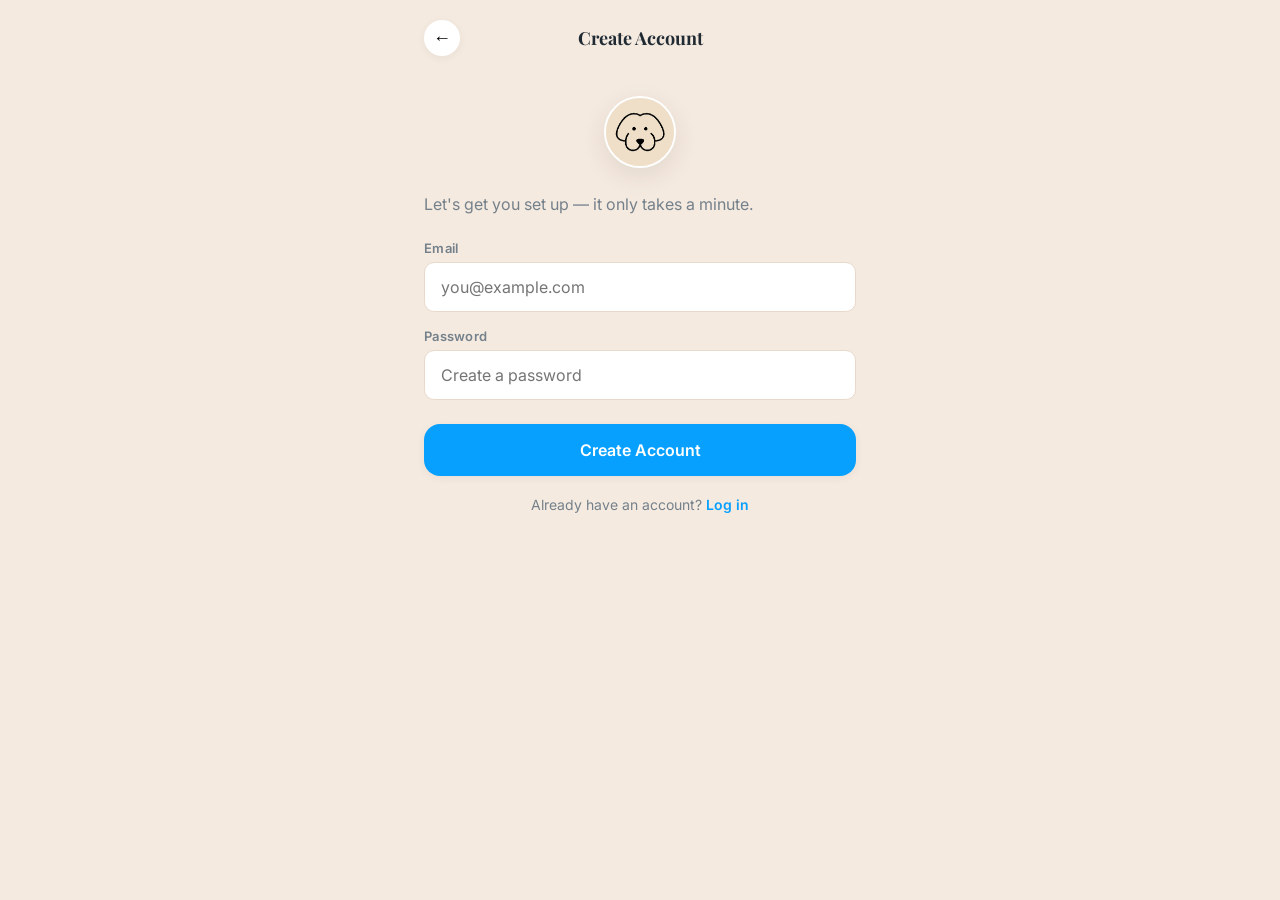
<file: signup.html>
<!DOCTYPE html>
<html lang="en">
<head>
  <meta charset="UTF-8" />
  <meta name="viewport" content="width=device-width, initial-scale=1, viewport-fit=cover" />
  <title>Create Account · Your Wedding Planner</title>
  <link rel="manifest" href="manifest.json" />
  <meta name="theme-color" content="#08A0FF" />
  <link href="https://fonts.googleapis.com/css2?family=Playfair+Display:wght@700&family=Inter:wght@400;500;600;700&display=swap" rel="stylesheet">
  <link rel="stylesheet" href="css/styles.css" />
</head>
<body>
  <div class="app-shell">
    <div class="topbar">
      <button class="back-btn" onclick="location.href='index.html'">←</button>
      <div class="topbar-title">Create Account</div>
      <div style="width:36px;"></div>
    </div>

    <form class="screen" id="signupForm" onsubmit="return handleSignup(event)">
      <div class="logo-mark" style="width:72px; height:72px; margin-bottom:16px;"><img src="icons/dog-mascot-cream.png" alt="Your Wedding Planner mascot" /></div>
      <p class="tagline" style="text-align:left; margin-bottom: 24px;">Let's get you set up — it only takes a minute.</p>

      <div class="field">
        <label for="email">Email</label>
        <input type="email" id="email" placeholder="you@example.com" required />
      </div>

      <div class="field">
        <label for="password">Password</label>
        <input type="password" id="password" placeholder="Create a password" required minlength="6" />
      </div>

      <button type="submit" class="btn btn-primary" style="margin-top: 8px;">Create Account</button>

      <div class="link-row" style="text-align:center; width:100%;">
        Already have an account? <a href="login.html">Log in</a>
      </div>
    </form>
  </div>

  <script src="js/app.js"></script>
  <script>
    function handleSignup(e) {
      e.preventDefault();
      const email = document.getElementById('email').value.trim();

      WeddingApp.updateState((state) => {
        state.account = { names: '', email };
        return state;
      });

      window.location.href = 'welcome.html';
      return false;
    }
  </script>
</body>
</html>
</file>
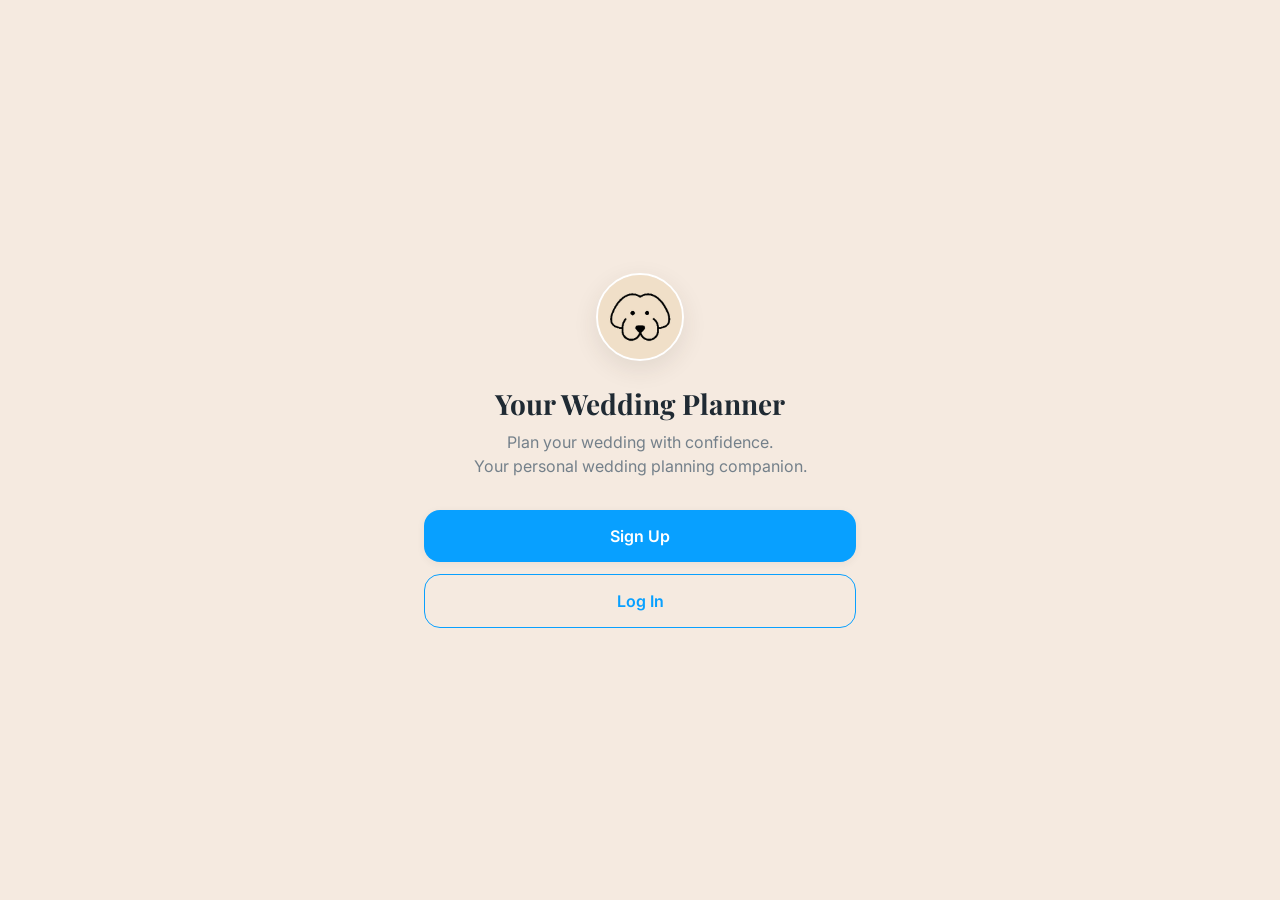
<file: suppliers.html>
<!DOCTYPE html>
<html lang="en">
<head>
  <meta charset="UTF-8" />
  <meta name="viewport" content="width=device-width, initial-scale=1, viewport-fit=cover" />
  <title>Suppliers · Your Wedding Planner</title>
  <link rel="manifest" href="manifest.json" />
  <meta name="theme-color" content="#08A0FF" />
  <link href="https://fonts.googleapis.com/css2?family=Playfair+Display:wght@700&family=Inter:wght@400;500;600;700&display=swap" rel="stylesheet">
  <link rel="stylesheet" href="css/styles.css" />
</head>
<body>
  <div class="app-shell">
    <div class="topbar">
      <div class="topbar-title">Suppliers</div>
      <button class="back-btn" onclick="openAddSupplier()">+</button>
    </div>

    <div class="scroll-content">
      <div class="card" id="addSupplierCard" style="display:none;">
        <div class="card-title">Add Supplier</div>
        <div class="field"><input type="text" id="supplierCategory" placeholder="Category (e.g. Florist)" style="width:100%; padding:14px; border-radius:12px; border:1.5px solid var(--color-border); font-size:16px; margin-bottom:10px;" /></div>
        <div class="field"><input type="text" id="supplierName" placeholder="Supplier name" style="width:100%; padding:14px; border-radius:12px; border:1.5px solid var(--color-border); font-size:16px;" /></div>
        <button class="btn btn-primary" onclick="addSupplier()">Add to List</button>
      </div>

      <div id="supplierList"></div>
    </div>
  </div>

  <script src="js/app.js"></script>
  <script>
    WeddingApp.requireAccount();
    WeddingApp.requireOnboarding();

    const STATUS_CYCLE = ['Not started', 'Contacted', 'Shortlisted', 'Booked'];
    const statusColor = {
      'Booked': 'var(--color-success)',
      'Shortlisted': 'var(--color-accent)',
      'Contacted': 'var(--color-primary)',
      'Not started': 'var(--color-text-muted)'
    };

    function uid() { return 'sup' + Math.random().toString(36).slice(2, 9); }

    function openAddSupplier() {
      document.getElementById('addSupplierCard').style.display = 'block';
    }

    function addSupplier() {
      const category = document.getElementById('supplierCategory').value.trim();
      const name = document.getElementById('supplierName').value.trim();
      if (!category || !name) return;
      WeddingApp.updateState((s) => {
        s.suppliers.push({ id: uid(), category, name, status: 'Not started' });
        return s;
      });
      document.getElementById('supplierCategory').value = '';
      document.getElementById('supplierName').value = '';
      document.getElementById('addSupplierCard').style.display = 'none';
      render();
    }

    function cycleStatus(id) {
      WeddingApp.updateState((s) => {
        const sup = s.suppliers.find(x => x.id === id);
        if (sup) {
          const idx = STATUS_CYCLE.indexOf(sup.status);
          sup.status = STATUS_CYCLE[(idx + 1) % STATUS_CYCLE.length];
        }
        return s;
      });
      render();
    }

    function deleteSupplier(id) {
      WeddingApp.updateState((s) => {
        s.suppliers = s.suppliers.filter(x => x.id !== id);
        return s;
      });
      render();
    }

    function render() {
      const state = WeddingApp.getState();
      // Backfill ids for suppliers seeded before this update had id fields
      let needsSave = false;
      state.suppliers.forEach(s => { if (!s.id) { s.id = uid(); needsSave = true; } });
      if (needsSave) WeddingApp.updateState((s) => state);

      const list = document.getElementById('supplierList');
      list.innerHTML = '';

      if (!state.suppliers.length) {
        const empty = document.createElement('div');
        empty.className = 'card';
        empty.style.cssText = 'text-align:center; padding:32px 16px;';
        empty.innerHTML = '<div style="font-size:32px;">🏛️</div><div style="font-weight:700; margin-top:10px;">No suppliers yet</div><div class="tagline">Tap + to add your first one.</div>';
        list.appendChild(empty);
        return;
      }

      state.suppliers.forEach(s => {
        const card = document.createElement('div');
        card.className = 'card';
        card.innerHTML = `
          <div style="display:flex; justify-content:space-between; align-items:flex-start;">
            <div>
              <div style="font-size:12px; color:var(--color-text-muted); font-weight:600; text-transform:uppercase; letter-spacing:0.03em;">${s.category}</div>
              <div style="font-size:17px; font-weight:700; margin-top:4px;">${s.name}</div>
            </div>
            <div style="display:flex; align-items:center; gap:8px;">
              <button class="status-btn" style="font-size:12px; font-weight:700; padding:6px 10px; border-radius:999px; background:${statusColor[s.status]}22; color:${statusColor[s.status]}; border:none; cursor:pointer;">${s.status}</button>
              <button class="del-btn" style="background:none; border:none; color:var(--color-text-muted); font-size:15px; cursor:pointer;">🗑</button>
            </div>
          </div>
        `;
        card.querySelector('.status-btn').onclick = () => cycleStatus(s.id);
        card.querySelector('.del-btn').onclick = () => deleteSupplier(s.id);
        list.appendChild(card);
      });
    }

    render();
    WeddingApp.renderBottomNav('suppliers');
  </script>
</body>
</html>
</file>
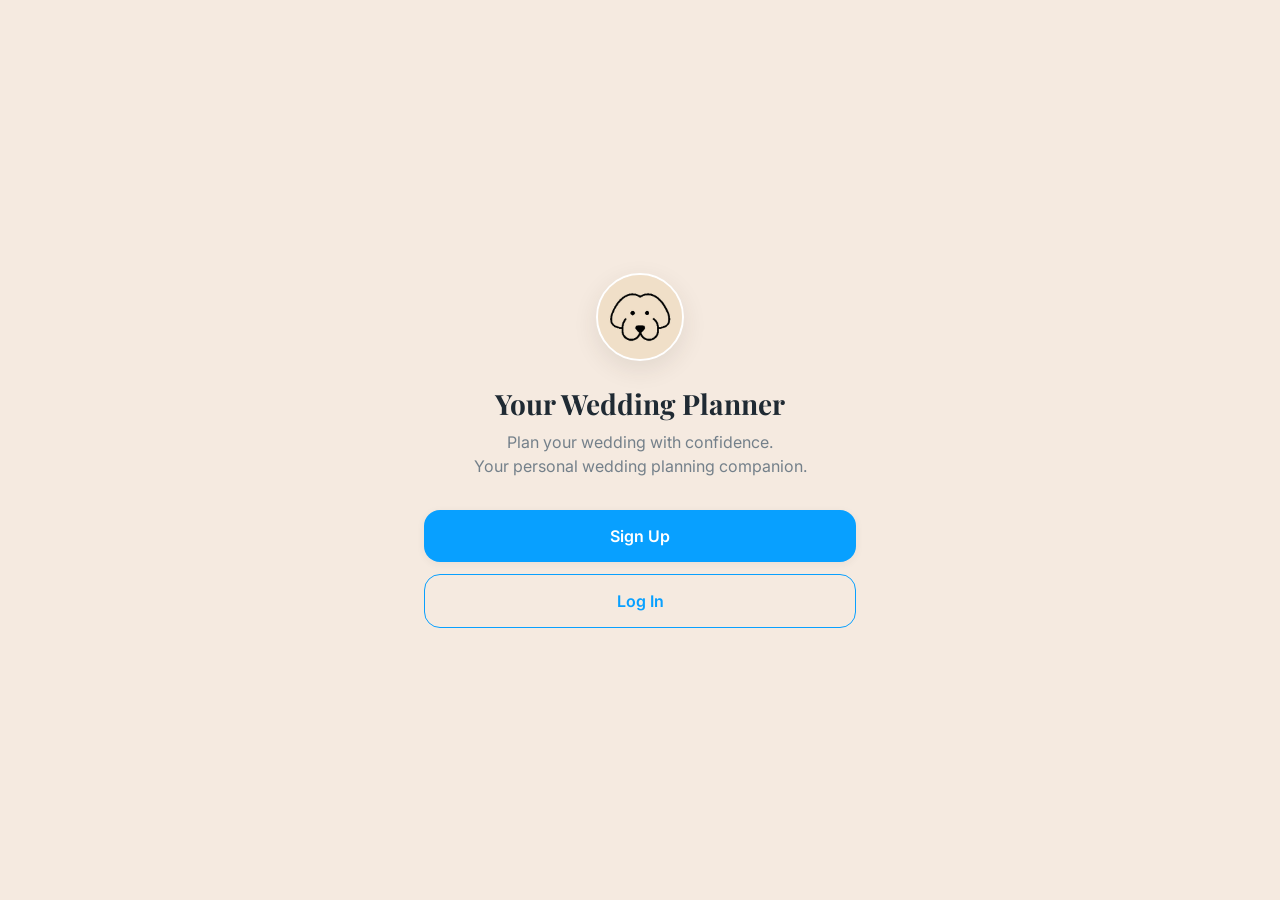
<file: tasks.html>
<!DOCTYPE html>
<html lang="en">
<head>
  <meta charset="UTF-8" />
  <meta name="viewport" content="width=device-width, initial-scale=1, viewport-fit=cover" />
  <title>Tasks · Your Wedding Planner</title>
  <link rel="manifest" href="manifest.json" />
  <meta name="theme-color" content="#08A0FF" />
  <link href="https://fonts.googleapis.com/css2?family=Playfair+Display:wght@700&family=Inter:wght@400;500;600;700&display=swap" rel="stylesheet">
  <link rel="stylesheet" href="css/styles.css" />
</head>
<body>
  <div class="app-shell">
    <div class="topbar">
      <button class="back-btn" onclick="location.href='dashboard.html'">←</button>
      <div class="topbar-title">Tasks</div>
      <div style="width:36px;"></div>
    </div>

    <div class="scroll-content">
      <div class="card" style="text-align:center;">
        <div style="display:flex; justify-content:space-around;">
          <div><div style="font-size:20px; font-weight:700;" id="countOpen">0</div><div style="font-size:12px; color:var(--color-text-muted);">To Do</div></div>
          <div><div style="font-size:20px; font-weight:700; color:var(--color-success);" id="countDone">0</div><div style="font-size:12px; color:var(--color-text-muted);">Done</div></div>
        </div>
        <div class="progress-track" style="margin-top:12px;"><div class="progress-fill" id="progressFill"></div></div>
      </div>

      <div class="card">
        <div style="display:flex; gap:8px;">
          <input type="text" id="newTaskInput" placeholder="Add a task…" style="flex:1; padding:14px; border-radius:12px; border:1.5px solid var(--color-border); font-size:15px;" />
          <button class="btn btn-primary" style="width:auto; padding:14px 20px;" onclick="addTask()">Add</button>
        </div>
      </div>

      <div class="card-title">To Do</div>
      <div id="openList"></div>

      <div class="card-title" style="margin-top:16px;">Done</div>
      <div id="doneList"></div>
    </div>
  </div>

  <script src="js/app.js"></script>
  <script>
    WeddingApp.requireAccount();
    WeddingApp.requireOnboarding();

    function uid() { return 'task' + Math.random().toString(36).slice(2, 9); }

    function addTask() {
      const input = document.getElementById('newTaskInput');
      const label = input.value.trim();
      if (!label) return;
      WeddingApp.updateState((s) => {
        s.tasks.unshift({ id: uid(), label, done: false });
        return s;
      });
      input.value = '';
      render();
    }

    function toggleTask(id) {
      WeddingApp.updateState((s) => {
        const t = s.tasks.find(t => t.id === id);
        if (t) t.done = !t.done;
        return s;
      });
      render();
    }

    function deleteTask(id) {
      WeddingApp.updateState((s) => {
        s.tasks = s.tasks.filter(t => t.id !== id);
        return s;
      });
      render();
    }

    function taskRow(task) {
      const row = document.createElement('div');
      row.className = 'card';
      row.style.cssText = 'display:flex; align-items:center; gap:10px; padding:14px 16px; margin-bottom:8px;';
      row.innerHTML = `
        <button style="width:22px; height:22px; border-radius:50%; border:1.5px solid var(--color-border); background:${task.done ? 'var(--color-success)' : 'var(--color-surface)'}; flex-shrink:0; cursor:pointer;"></button>
        <span style="flex:1; font-size:14px; ${task.done ? 'text-decoration:line-through; color:var(--color-text-muted);' : ''}">${task.label}</span>
        <button style="background:none; border:none; color:var(--color-text-muted); font-size:16px; cursor:pointer;">🗑</button>
      `;
      const [checkBtn, , delBtn] = row.querySelectorAll('button, span, button');
      row.querySelector('button').onclick = () => toggleTask(task.id);
      row.querySelectorAll('button')[1].onclick = () => deleteTask(task.id);
      return row;
    }

    function render() {
      const state = WeddingApp.getState();
      const open = state.tasks.filter(t => !t.done);
      const done = state.tasks.filter(t => t.done);

      document.getElementById('countOpen').textContent = open.length;
      document.getElementById('countDone').textContent = done.length;
      const pct = state.tasks.length ? Math.round((done.length / state.tasks.length) * 100) : 0;
      document.getElementById('progressFill').style.width = pct + '%';

      const openList = document.getElementById('openList');
      openList.innerHTML = '';
      if (!open.length) {
        const empty = document.createElement('div');
        empty.className = 'tagline';
        empty.style.textAlign = 'center';
        empty.textContent = 'Nothing to do — add a task above.';
        openList.appendChild(empty);
      } else {
        open.forEach(t => openList.appendChild(taskRow(t)));
      }

      const doneList = document.getElementById('doneList');
      doneList.innerHTML = '';
      if (!done.length) {
        const empty = document.createElement('div');
        empty.className = 'tagline';
        empty.style.textAlign = 'center';
        empty.textContent = 'Nothing completed yet.';
        doneList.appendChild(empty);
      } else {
        done.forEach(t => doneList.appendChild(taskRow(t)));
      }
    }

    document.getElementById('newTaskInput').addEventListener('keydown', (e) => {
      if (e.key === 'Enter') addTask();
    });

    render();
  </script>
</body>
</html>
</file>
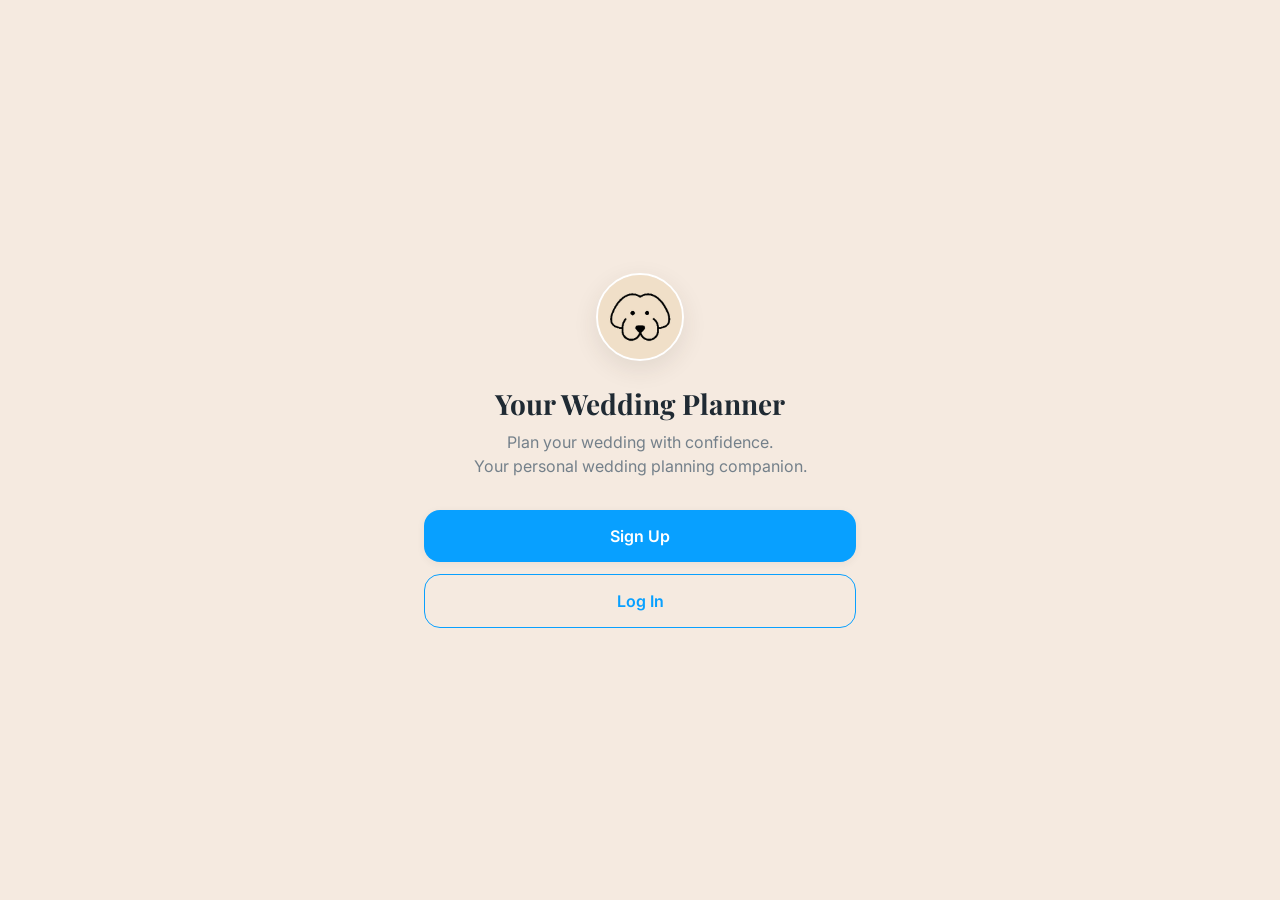
<file: welcome.html>
<!DOCTYPE html>
<html lang="en">
<head>
  <meta charset="UTF-8" />
  <meta name="viewport" content="width=device-width, initial-scale=1, viewport-fit=cover" />
  <title>Welcome · Your Wedding Planner</title>
  <link rel="manifest" href="manifest.json" />
  <meta name="theme-color" content="#08A0FF" />
  <link href="https://fonts.googleapis.com/css2?family=Playfair+Display:wght@700&family=Inter:wght@400;500;600;700&display=swap" rel="stylesheet">
  <link rel="stylesheet" href="css/styles.css" />
</head>
<body>
  <div class="app-shell">
    <div class="screen screen-center" id="screenContent">
      <!-- populated by script -->
    </div>
  </div>

  <script src="js/app.js"></script>
  <script>
    WeddingApp.requireAccount();
    const content = document.getElementById('screenContent');

    function renderMeetRag() {
      content.innerHTML = `
        <div class="logo-mark"><img src="icons/dog-mascot-cream.png" alt="Rag, your wedding planning mascot" /></div>

        <h1 style="margin-top: 20px; font-size: 24px;">Meet Rag</h1>
        <p class="tagline">Your wedding planning sidekick. Rag's here to help you plan the perfect day — keeping things on track, on time, and within budget.</p>
        <p class="tagline" style="font-weight:700; color:var(--color-primary-dark); margin-top:10px;">Let's enjoy the journey together!</p>

        <form id="namesForm" style="width:100%; margin-top:28px; text-align:left;">
          <p style="font-weight:700; margin-bottom:16px;">First... who's the happy couple?</p>
          <div class="field">
            <label for="p1">Your name</label>
            <input type="text" id="p1" placeholder="e.g. Alex" required />
          </div>
          <div class="field" style="margin-bottom:8px;">
            <label for="p2">Partner's name</label>
            <input type="text" id="p2" placeholder="e.g. Emma" required />
          </div>
          <button type="submit" class="btn btn-primary" style="margin-top:16px;">Continue</button>
        </form>
      `;

      document.getElementById('namesForm').addEventListener('submit', (e) => {
        e.preventDefault();
        const p1 = document.getElementById('p1').value.trim();
        const p2 = document.getElementById('p2').value.trim();
        if (!p1 || !p2) return;

        WeddingApp.updateState((s) => {
          s.account.names = `${p1} & ${p2}`;
          return s;
        });
        renderWelcome();
      });
    }

    function renderWelcome() {
      const state = WeddingApp.getState();
      content.innerHTML = `
        <div class="logo-mark" style="width:80px; height:80px;"><img src="icons/dog-mascot-cream.png" alt="Rag, your wedding planning mascot" /></div>
        <h1 style="margin-top: 20px; font-size: 26px;">Welcome, ${state.account.names}!</h1>
        <p class="tagline">Congratulations on your engagement!<br />We're going to build your personal wedding planner.</p>
        <p class="tagline" style="margin-top: 12px; font-weight: 700; color: var(--color-primary-dark);">Just 5 quick questions — about 60 seconds — and every recommendation from then on will be personalised to you.</p>

        <div class="stack">
          <button class="btn btn-primary" id="beginBtn">Let's Begin</button>
        </div>
      `;
      document.getElementById('beginBtn').onclick = () => { window.location.href = 'onboarding.html'; };
    }

    const state = WeddingApp.getState();
    if (state.onboarding.complete) {
      window.location.href = 'dashboard.html';
    } else if (!state.account.names) {
      renderMeetRag();
    } else {
      renderWelcome();
    }
  </script>
</body>
</html>
</file>
<file: css/styles.css>
/* ==========================================================================
   Your Wedding Planner — Shared Styles
   Placeholder palette (blush / gold / cream) — swap via CSS variables below
   once real brand colors are shared.
   ========================================================================== */

:root {
  --color-bg: #F5EAE0;           /* RAGDOG cream */
  --color-surface: #FFFFFF;
  --color-primary: #08A0FF;      /* RAGDOG blue */
  --color-primary-dark: #0679C2;
  --color-accent: #013D57;       /* RAGDOG deep navy */
  --color-text: #1F2A33;
  --color-text-muted: #74808A;
  --color-border: #E8DACB;
  --color-success: #4C9A6A;

  --radius-sm: 10px;
  --radius-md: 16px;
  --radius-lg: 24px;

  --shadow-sm: 0 2px 8px rgba(58, 46, 43, 0.06);
  --shadow-md: 0 8px 24px rgba(58, 46, 43, 0.10);

  --font-heading: 'Playfair Display', Georgia, serif;
  --font-body: 'Inter', -apple-system, BlinkMacSystemFont, 'Segoe UI', Roboto, sans-serif;
}

* { box-sizing: border-box; margin: 0; padding: 0; }

html, body {
  height: 100%;
}

body {
  font-family: var(--font-body);
  background: var(--color-bg);
  color: var(--color-text);
  -webkit-font-smoothing: antialiased;
  min-height: 100vh;
  min-height: 100dvh;
}

.app-shell {
  max-width: 480px;
  margin: 0 auto;
  min-height: 100vh;
  min-height: 100dvh;
  display: flex;
  flex-direction: column;
  position: relative;
  background: var(--color-bg);
}

h1, h2, h3 {
  font-family: var(--font-heading);
  font-weight: 700;
  color: var(--color-text);
}

a { color: inherit; text-decoration: none; }

img { max-width: 100%; display: block; }

/* ---------- Buttons ---------- */
.btn {
  display: flex;
  align-items: center;
  justify-content: center;
  width: 100%;
  padding: 16px 20px;
  border-radius: var(--radius-md);
  font-family: var(--font-body);
  font-size: 16px;
  font-weight: 600;
  border: none;
  cursor: pointer;
  transition: transform 0.15s ease, box-shadow 0.15s ease, opacity 0.15s ease;
  -webkit-tap-highlight-color: transparent;
}
.btn:active { transform: scale(0.97); }

.btn-primary {
  background: var(--color-primary);
  color: #fff;
  box-shadow: var(--shadow-sm);
}
.btn-primary:hover { background: var(--color-primary-dark); }

.btn-secondary {
  background: transparent;
  color: var(--color-primary);
  border: 1.5px solid var(--color-primary);
}
.btn-secondary:hover { background: rgba(201, 138, 125, 0.06); }

.btn-ghost {
  background: transparent;
  color: var(--color-text-muted);
  font-weight: 500;
}

.btn[disabled] { opacity: 0.4; pointer-events: none; }

/* ---------- Inputs ---------- */
.field {
  margin-bottom: 16px;
  text-align: left;
}

.field label {
  display: block;
  font-size: 13px;
  font-weight: 600;
  color: var(--color-text-muted);
  margin-bottom: 6px;
  letter-spacing: 0.02em;
}

.field input,
.field select,
.field textarea {
  width: 100%;
  padding: 14px 16px;
  border-radius: var(--radius-sm);
  border: 1.5px solid var(--color-border);
  font-family: var(--font-body);
  font-size: 16px;
  background: var(--color-surface);
  color: var(--color-text);
  outline: none;
  transition: border-color 0.15s ease;
}

.field input:focus,
.field select:focus,
.field textarea:focus {
  border-color: var(--color-primary);
}

/* ---------- Logo ---------- */
.logo-mark {
  width: 88px;
  height: 88px;
  border-radius: 50%;
  background: var(--color-bg);
  display: flex;
  align-items: center;
  justify-content: center;
  margin: 0 auto;
  box-shadow: var(--shadow-md);
  overflow: hidden;
  border: 2px solid var(--color-surface);
}
.logo-mark img { width: 100%; height: 100%; object-fit: cover; }

.mascot-avatar {
  width: 40px;
  height: 40px;
  border-radius: 50%;
  background: var(--color-bg);
  display: flex;
  align-items: center;
  justify-content: center;
  flex-shrink: 0;
  overflow: hidden;
  border: 1.5px solid var(--color-border);
}
.mascot-avatar img { width: 100%; height: 100%; object-fit: cover; }

/* ---------- Screens ---------- */
.screen {
  flex: 1;
  display: flex;
  flex-direction: column;
  padding: 32px 24px;
  width: 100%;
}

.screen-center {
  justify-content: center;
  align-items: center;
  text-align: center;
}

.tagline {
  color: var(--color-text-muted);
  font-size: 16px;
  margin-top: 8px;
  line-height: 1.5;
}

.stack { display: flex; flex-direction: column; gap: 12px; width: 100%; margin-top: 32px; }

/* ---------- Top bar ---------- */
.topbar {
  display: flex;
  align-items: center;
  justify-content: space-between;
  padding: 20px 24px 8px;
}
.topbar-title { font-family: var(--font-heading); font-size: 18px; font-weight: 700; }
.back-btn {
  width: 36px; height: 36px;
  border-radius: 50%;
  display: flex; align-items: center; justify-content: center;
  background: var(--color-surface);
  box-shadow: var(--shadow-sm);
  font-size: 18px;
  border: none;
  cursor: pointer;
}

/* ---------- Progress ---------- */
.progress-track {
  width: 100%;
  height: 6px;
  background: var(--color-border);
  border-radius: 999px;
  overflow: hidden;
  margin-bottom: 4px;
}
.progress-fill {
  height: 100%;
  background: linear-gradient(90deg, var(--color-primary), var(--color-accent));
  border-radius: 999px;
  transition: width 0.3s ease;
}
.progress-label {
  font-size: 13px;
  color: var(--color-text-muted);
  margin-bottom: 24px;
}

/* ---------- Cards ---------- */
.card {
  background: var(--color-surface);
  border-radius: var(--radius-md);
  padding: 20px;
  box-shadow: var(--shadow-sm);
  margin-bottom: 16px;
}

.card-title {
  font-size: 13px;
  font-weight: 700;
  color: var(--color-text-muted);
  text-transform: uppercase;
  letter-spacing: 0.05em;
  margin-bottom: 12px;
}

/* ---------- Bottom nav ---------- */
.bottom-nav {
  display: flex;
  justify-content: space-around;
  align-items: center;
  padding: 10px 8px calc(10px + env(safe-area-inset-bottom));
  background: var(--color-surface);
  border-top: 1px solid var(--color-border);
  position: sticky;
  bottom: 0;
}

.nav-item {
  display: flex;
  flex-direction: column;
  align-items: center;
  gap: 4px;
  font-size: 11px;
  color: var(--color-text-muted);
  padding: 4px 10px;
  border-radius: 12px;
  cursor: pointer;
  border: none;
  background: none;
}
.nav-item.active { color: var(--color-primary); font-weight: 700; }
.nav-icon { font-size: 20px; }

/* ---------- Chip / option select ---------- */
.chip-grid {
  display: grid;
  grid-template-columns: 1fr 1fr;
  gap: 10px;
  width: 100%;
  margin-top: 8px;
}
.chip {
  padding: 16px 12px;
  border-radius: var(--radius-sm);
  border: 1.5px solid var(--color-border);
  background: var(--color-surface);
  text-align: center;
  font-size: 14px;
  font-weight: 600;
  cursor: pointer;
  transition: all 0.15s ease;
}
.chip.selected {
  border-color: var(--color-primary);
  background: rgba(201, 138, 125, 0.08);
  color: var(--color-primary-dark);
}

.scroll-content {
  flex: 1;
  overflow-y: auto;
  padding: 0 24px 24px;
}

.link-row {
  margin-top: 20px;
  font-size: 14px;
  color: var(--color-text-muted);
}
.link-row a, .link-row button {
  color: var(--color-primary);
  font-weight: 600;
  background: none;
  border: none;
  cursor: pointer;
  font-size: 14px;
}

.divider-text {
  display: flex;
  align-items: center;
  gap: 12px;
  color: var(--color-text-muted);
  font-size: 13px;
  margin: 20px 0;
}
.divider-text::before, .divider-text::after {
  content: '';
  flex: 1;
  height: 1px;
  background: var(--color-border);
}
</file>
